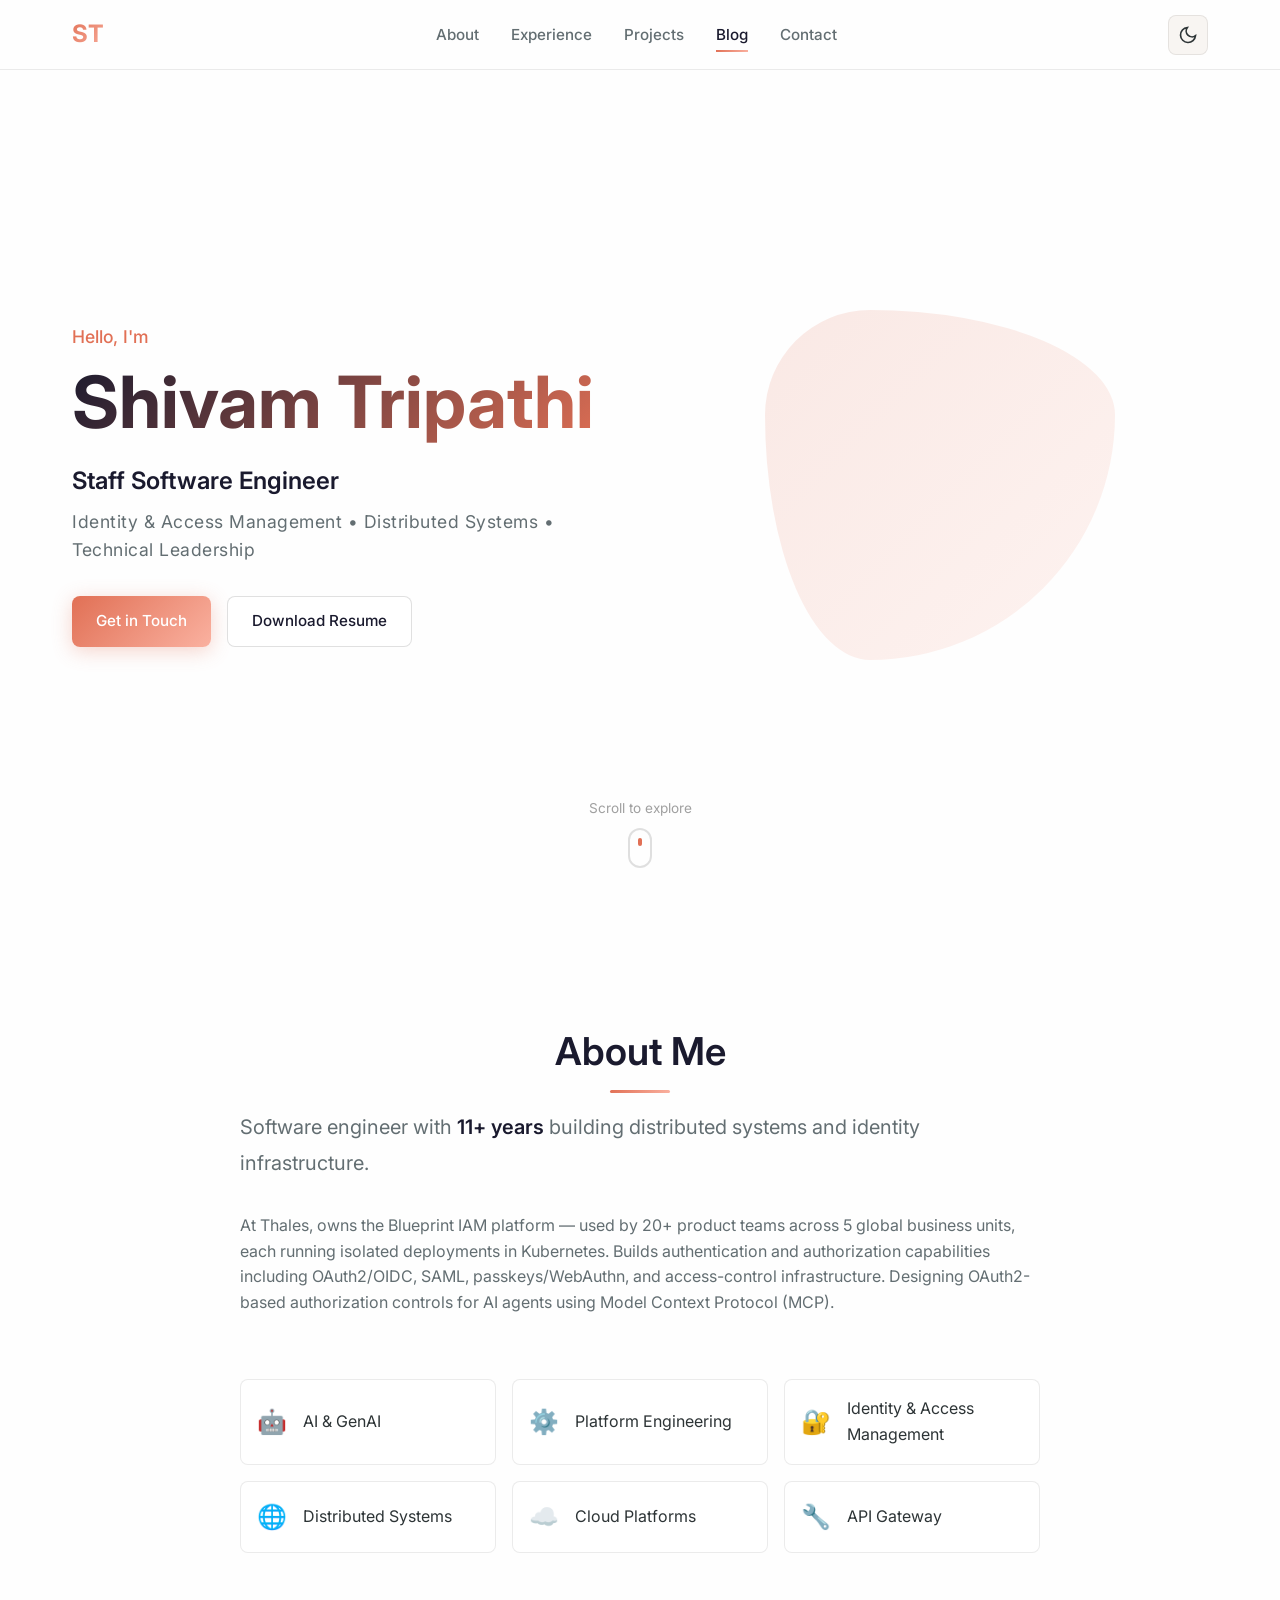
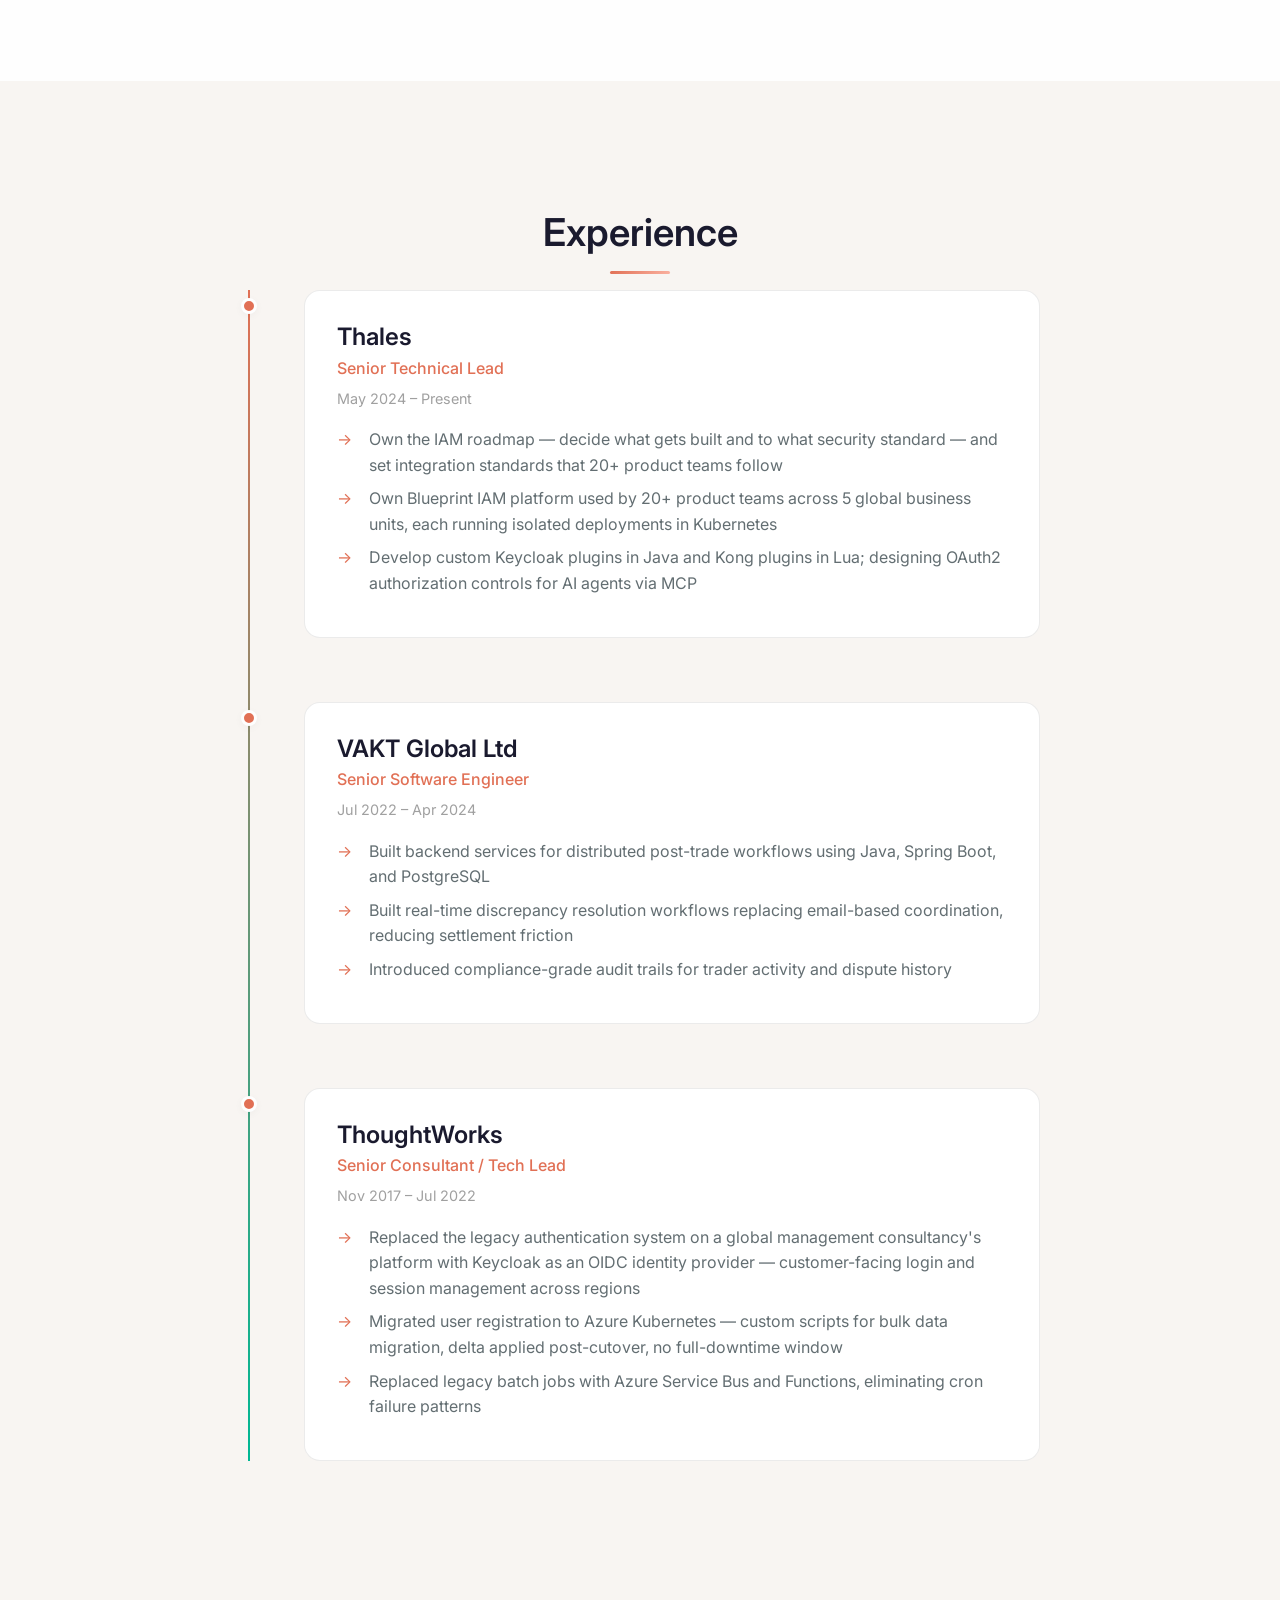
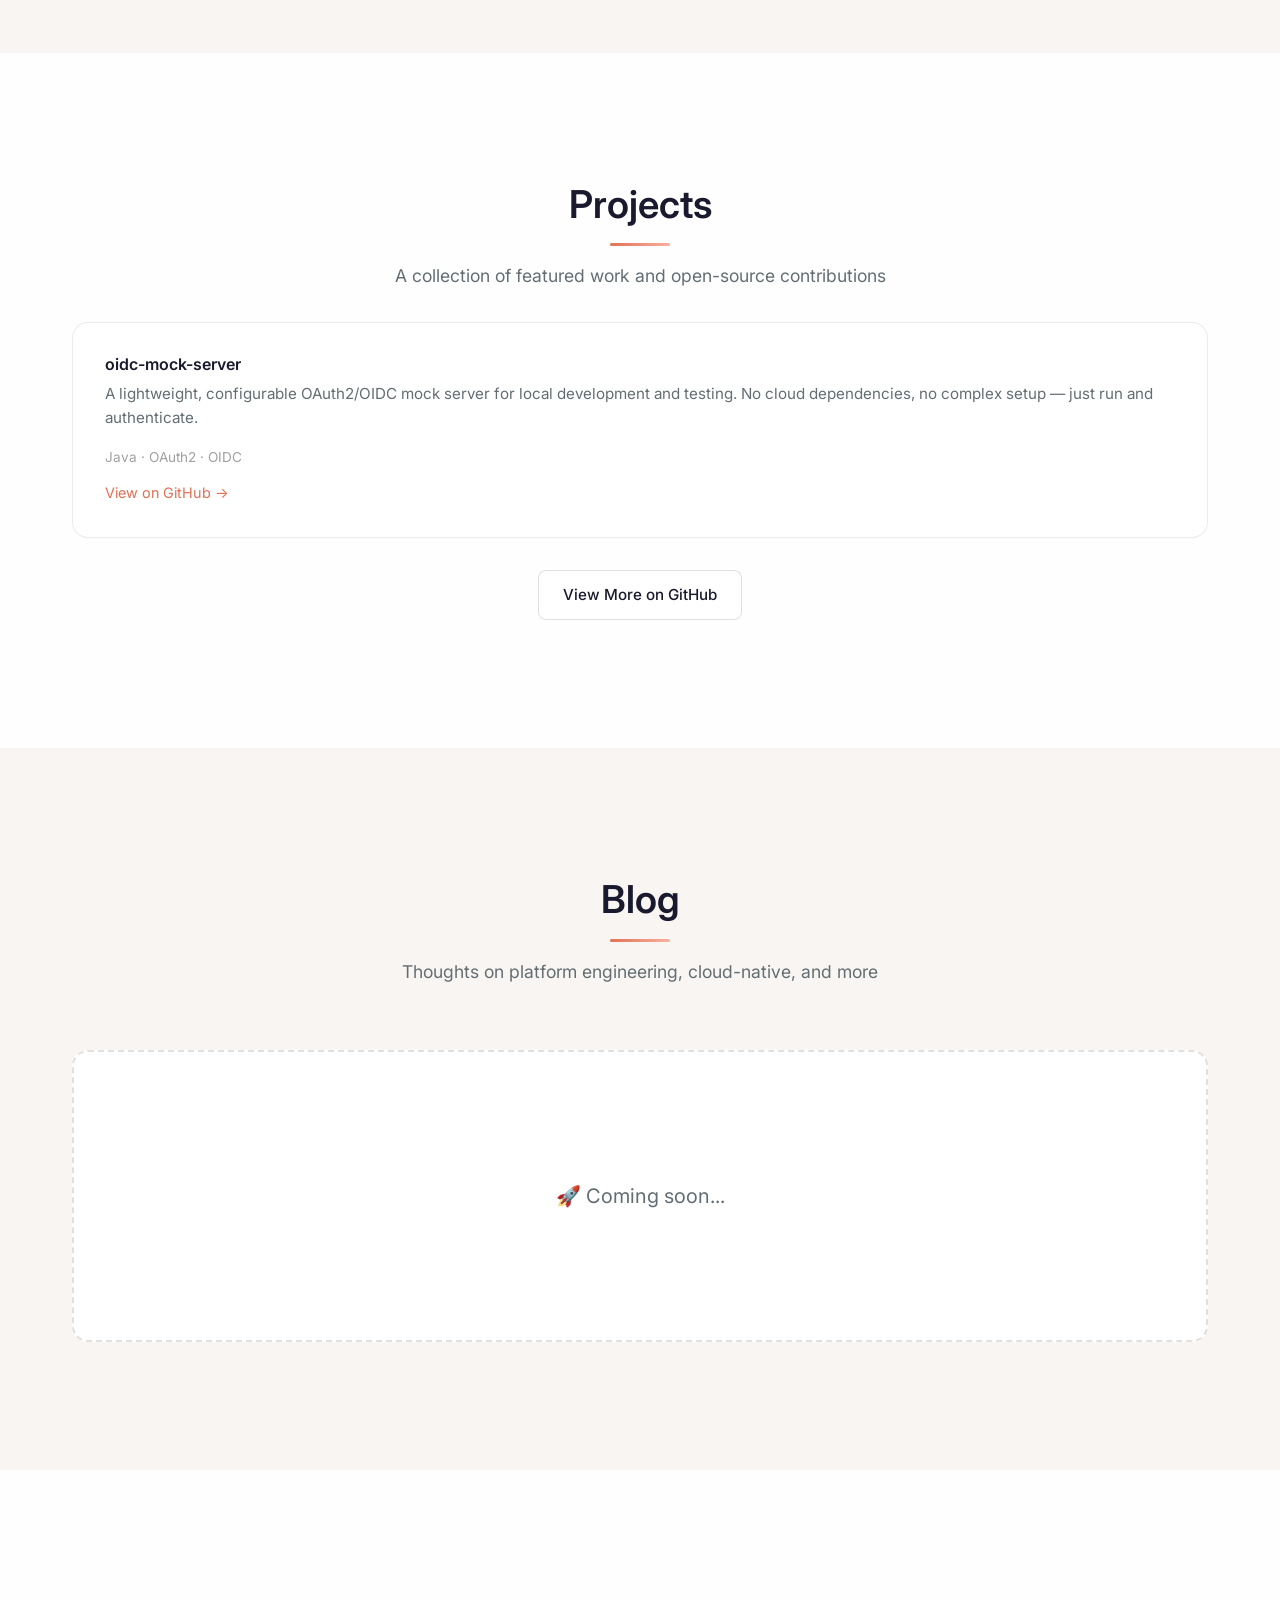
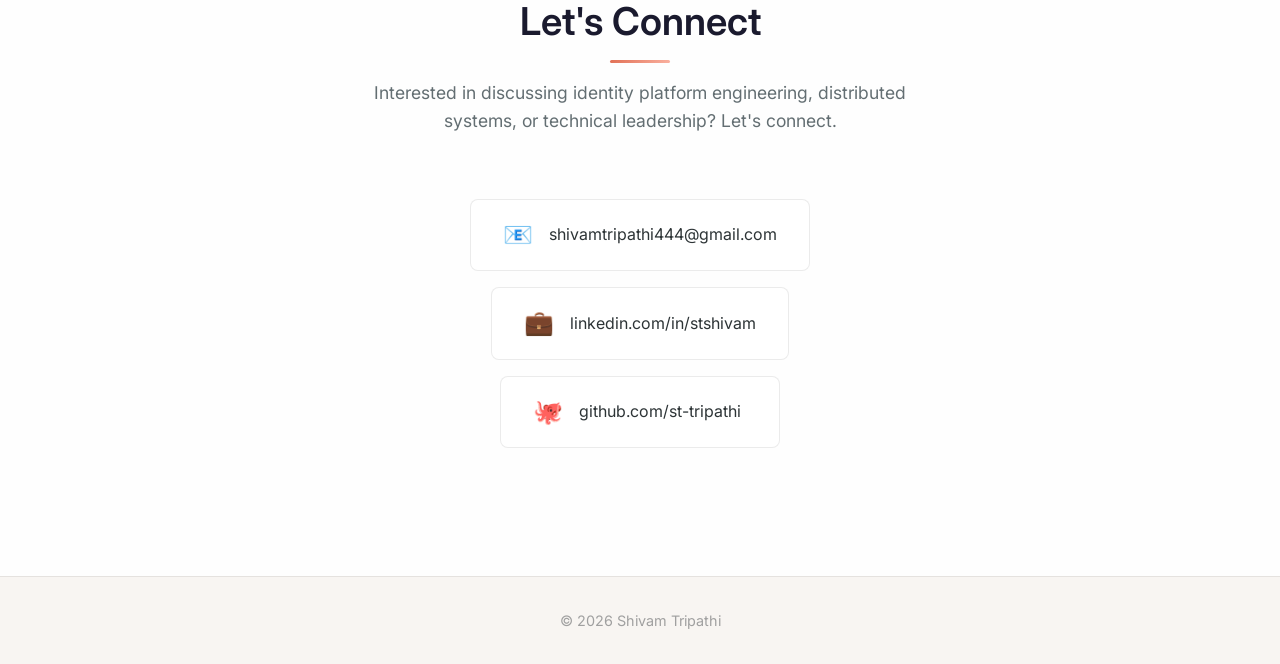
<file: docs/index.html>
<!DOCTYPE html>
<html lang="en">

<head>
    <meta charset="UTF-8">
    <meta name="viewport" content="width=device-width, initial-scale=1.0">
    <meta name="description"
        content="Shivam Tripathi - Staff Software Engineer specializing in Kubernetes, IAM, and Distributed Systems">
    <meta name="keywords" content="Staff Software Engineer, Kubernetes, IAM, Distributed Systems, DevOps, Cloud Native">
    <meta name="author" content="Shivam Tripathi">

    <title>Shivam Tripathi | Staff Software Engineer</title>

    <!-- Fonts -->
    <link rel="preconnect" href="https://fonts.googleapis.com">
    <link rel="preconnect" href="https://fonts.gstatic.com" crossorigin>
    <link
        href="https://fonts.googleapis.com/css2?family=Inter:wght@300;400;500;600;700&family=JetBrains+Mono:wght@400;500&display=swap"
        rel="stylesheet">

    <!-- Styles -->
    <link rel="stylesheet" href="css/base.css">
    <link rel="stylesheet" href="css/themes.css">
    <link rel="stylesheet" href="css/layout.css">
    <link rel="stylesheet" href="css/components.css">
</head>

<body>
    <!-- Navigation -->
    <nav class="navbar" id="navbar">
        <div class="nav-container">
            <a href="#" class="nav-logo">ST</a>
            <ul class="nav-menu" id="nav-menu">
                <li><a href="#about" class="nav-link">About</a></li>
                <li><a href="#experience" class="nav-link">Experience</a></li>
                <li><a href="#projects" class="nav-link">Projects</a></li>
                <li><a href="#blog" class="nav-link">Blog</a></li>
                <li><a href="#contact" class="nav-link">Contact</a></li>
            </ul>
            <div class="nav-actions">
                <button class="theme-toggle" id="theme-toggle" aria-label="Toggle theme">
                    <svg class="icon-sun" viewBox="0 0 24 24" fill="none" stroke="currentColor" stroke-width="2">
                        <circle cx="12" cy="12" r="5" />
                        <path
                            d="M12 1v2M12 21v2M4.22 4.22l1.42 1.42M18.36 18.36l1.42 1.42M1 12h2M21 12h2M4.22 19.78l1.42-1.42M18.36 5.64l1.42-1.42" />
                    </svg>
                    <svg class="icon-moon" viewBox="0 0 24 24" fill="none" stroke="currentColor" stroke-width="2">
                        <path d="M21 12.79A9 9 0 1 1 11.21 3 7 7 0 0 0 21 12.79z" />
                    </svg>
                </button>
                <button class="nav-toggle" id="nav-toggle" aria-label="Toggle menu">
                    <span></span>
                    <span></span>
                    <span></span>
                </button>
            </div>
        </div>
    </nav>

    <!-- Hero Section -->
    <header class="hero" id="hero">
        <div class="hero-container">
            <div class="hero-content">
                <p class="hero-greeting">Hello, I'm</p>
                <h1 class="hero-title">Shivam Tripathi</h1>
                <p class="hero-tagline">Staff Software Engineer</p>
                <p class="hero-subtitle">Kubernetes • IAM • Distributed Systems</p>
                <div class="hero-cta">
                    <a href="#contact" class="btn btn-primary">Get in Touch</a>
                    <a href="assets/resume.pdf" class="btn btn-secondary" download>Download Resume</a>
                </div>
            </div>
            <div class="hero-visual">
                <div class="hero-graphic"></div>
            </div>
        </div>
        <div class="hero-scroll">
            <span>Scroll to explore</span>
            <div class="scroll-indicator"></div>
        </div>
    </header>

    <!-- About Section -->
    <section class="section" id="about">
        <div class="container">
            <h2 class="section-title">About Me</h2>
            <div class="about-content">
                <div class="about-text">
                    <div class="about-bio">
                        <!-- Content loaded from config.json -->
                    </div>
                    <div class="skills-grid">
                        <div class="skill-item"
                            data-tooltip="Building internal platforms that enable developers to self-serve infrastructure and accelerate delivery."
                            data-tools="Kubernetes, Docker, Helm, GitOps">
                            <span class="skill-icon">⚙️</span>
                            <span>Platform Engineering</span>
                        </div>
                        <div class="skill-item"
                            data-tooltip="Container orchestration for deploying, scaling, and managing containerized applications at enterprise scale."
                            data-tools="Kubernetes, Docker, Helm">
                            <span class="skill-icon">☸️</span>
                            <span>Container Orchestration</span>
                        </div>
                        <div class="skill-item"
                            data-tooltip="Identity and Access Management - ensuring the right users have the right access to the right resources at the right time."
                            data-tools="Keycloak, OAuth2/OIDC, HashiCorp Vault">
                            <span class="skill-icon">🔐</span>
                            <span>Identity & Access Management</span>
                        </div>
                        <div class="skill-item"
                            data-tooltip="Designing systems that operate across multiple machines, handling failures gracefully and scaling horizontally."
                            data-tools="Event-Driven Architecture, DDD, Microservices">
                            <span class="skill-icon">🌐</span>
                            <span>Distributed Systems</span>
                        </div>
                        <div class="skill-item"
                            data-tooltip="Building and deploying applications on cloud platforms with managed services for compute, storage, and messaging."
                            data-tools="AWS, Azure (Functions, Service Bus)">
                            <span class="skill-icon">☁️</span>
                            <span>Cloud Platforms</span>
                        </div>
                        <div class="skill-item"
                            data-tooltip="API Gateway for traffic management, rate limiting, and security at the edge of your services."
                            data-tools="Kong Gateway">
                            <span class="skill-icon">🔧</span>
                            <span>API Gateway</span>
                        </div>
                    </div>
                </div>
            </div>
        </div>
    </section>

    <!-- Experience Section -->
    <section class="section section-alt" id="experience">
        <div class="container">
            <h2 class="section-title">Experience</h2>
            <div class="timeline">
                <div class="timeline-item">
                    <div class="timeline-marker"></div>
                    <div class="timeline-content">
                        <div class="timeline-header">
                            <h3>Thales</h3>
                            <span class="timeline-role">Senior Technical Lead</span>
                            <span class="timeline-date">May 2024 – Present</span>
                        </div>
                        <ul class="timeline-details">
                            <li>Architect inner-source platform serving 8+ product teams, reducing infrastructure
                                onboarding from weeks to hours</li>
                            <li>Design security-hardened container base images adopted across business lines</li>
                            <li>Own Helm chart ecosystem for Keycloak, Kong Gateway, and HashiCorp Vault</li>
                            <li>Lead platform standardization establishing deployment blueprints</li>
                        </ul>
                    </div>
                </div>
                <div class="timeline-item">
                    <div class="timeline-marker"></div>
                    <div class="timeline-content">
                        <div class="timeline-header">
                            <h3>VAKT Global Ltd</h3>
                            <span class="timeline-role">Senior Software Engineer</span>
                            <span class="timeline-date">Jul 2022 – Apr 2024</span>
                        </div>
                        <ul class="timeline-details">
                            <li>Redesigned trade contract matching engine, accelerating settlement cycles from T+5 to
                                T+2</li>
                            <li>Architected real-time discrepancy resolution replacing email-based workflows</li>
                            <li>Led event-driven architecture migration, deprecating legacy batch jobs</li>
                        </ul>
                    </div>
                </div>
                <div class="timeline-item">
                    <div class="timeline-marker"></div>
                    <div class="timeline-content">
                        <div class="timeline-header">
                            <h3>ThoughtWorks</h3>
                            <span class="timeline-role">Senior Consultant / Tech Lead</span>
                            <span class="timeline-date">Nov 2017 – Jul 2022</span>
                        </div>
                        <ul class="timeline-details">
                            <li>Architected Kubernetes migration for Big Three consultancy (5M+ monthly visitors),
                                achieving 99.99% uptime</li>
                            <li>Designed enterprise OAuth2/OIDC authentication using Keycloak with 99.9% availability
                            </li>
                            <li>Led event-driven architecture adoption using Azure Service Bus and Functions</li>
                            <li>Mentored 10+ engineers across client engagements</li>
                        </ul>
                    </div>
                </div>
            </div>
        </div>
    </section>

    <!-- Projects Section (Future Scope) -->
    <section class="section" id="projects">
        <div class="container">
            <h2 class="section-title">Projects</h2>
            <div class="section-subtitle"
                style="text-align: center; margin-bottom: 2rem; color: var(--text-secondary);">
                A collection of featured work and open-source contributions
            </div>
            <div id="projects-list" class="github-repos-grid">
                <!-- Dynamically loaded from config.json -->
            </div>
            <div class="projects-cta" style="text-align: center; margin-top: 2rem;">
                <a href="https://github.com/st-tripathi" target="_blank" rel="noopener" class="btn btn-secondary">
                    View More on GitHub
                </a>
            </div>
        </div>
    </section>


    <!-- Blog Section (Placeholder for Phase 2) -->
    <section class="section section-alt" id="blog">
        <div class="container">
            <h2 class="section-title">Blog</h2>
            <p class="section-subtitle">Thoughts on platform engineering, cloud-native, and more</p>
            <div class="blog-coming-soon">
                <p>🚀 Coming soon...</p>
            </div>
        </div>
    </section>

    <!-- Contact Section -->
    <section class="section" id="contact">
        <div class="container">
            <h2 class="section-title">Let's Connect</h2>
            <div class="contact-content">
                <p class="contact-intro">
                    Interested in discussing platform engineering, cloud-native architecture,
                    or potential collaborations? I'd love to hear from you.
                </p>
                <div class="contact-links">
                    <a href="mailto:shivamtripathi444@gmail.com" class="contact-link">
                        <span class="contact-icon">📧</span>
                        <span>shivamtripathi444@gmail.com</span>
                    </a>
                    <a href="https://linkedin.com/in/stshivam" target="_blank" rel="noopener" class="contact-link">
                        <span class="contact-icon">💼</span>
                        <span>LinkedIn</span>
                    </a>
                    <a href="https://github.com/st-tripathi" target="_blank" rel="noopener" class="contact-link">
                        <span class="contact-icon">🐙</span>
                        <span>GitHub</span>
                    </a>
                </div>
            </div>
        </div>
    </section>

    <!-- Footer -->
    <footer class="footer">
        <div class="container">
            <p>© 2026 Shivam Tripathi. Built with ❤️ and vanilla web technologies.</p>
        </div>
    </footer>

    <!-- Scripts -->
    <script src="js/utils.js"></script>
    <script src="js/theme.js"></script>
    <script src="js/navigation.js"></script>
    <script src="js/main.js"></script>
    <script src="js/skills.js"></script>
    <script src="js/config-loader.js"></script>
    <script src="js/github.js"></script>
</body>

</html>
</file>
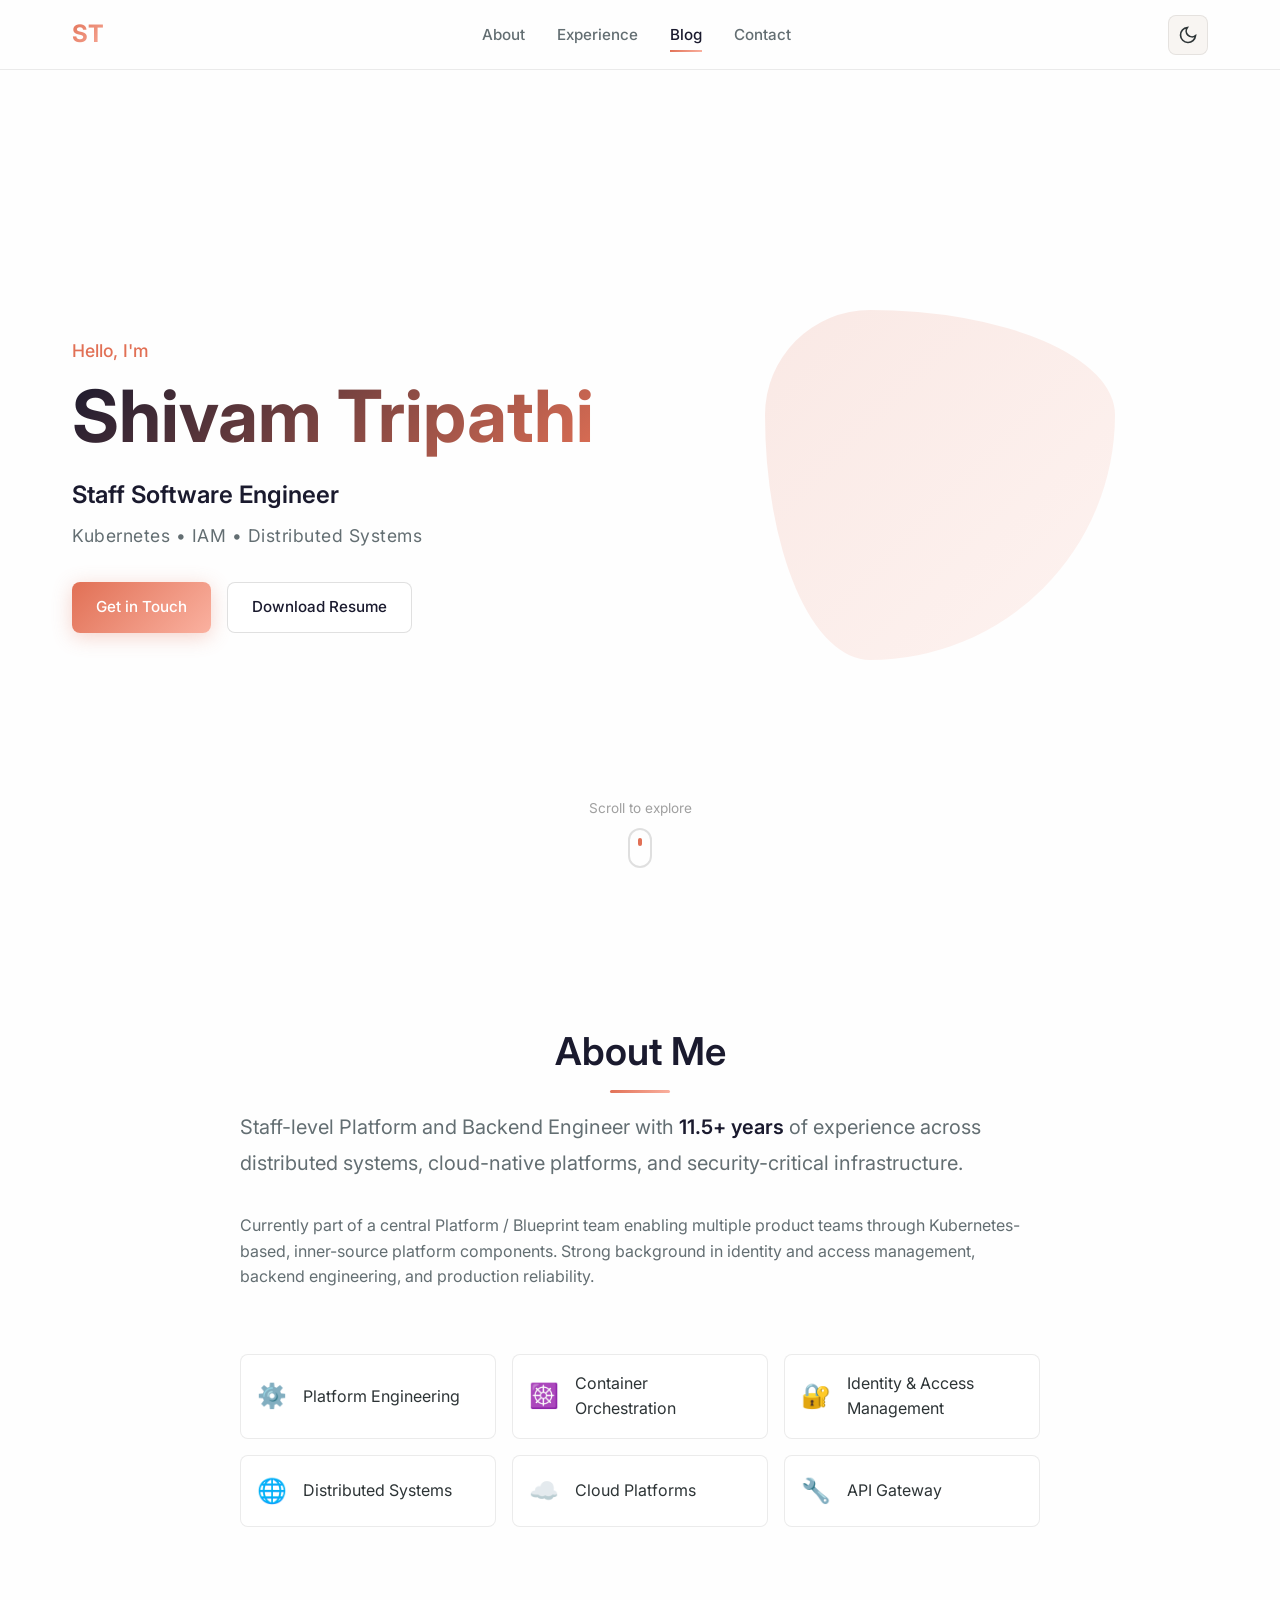
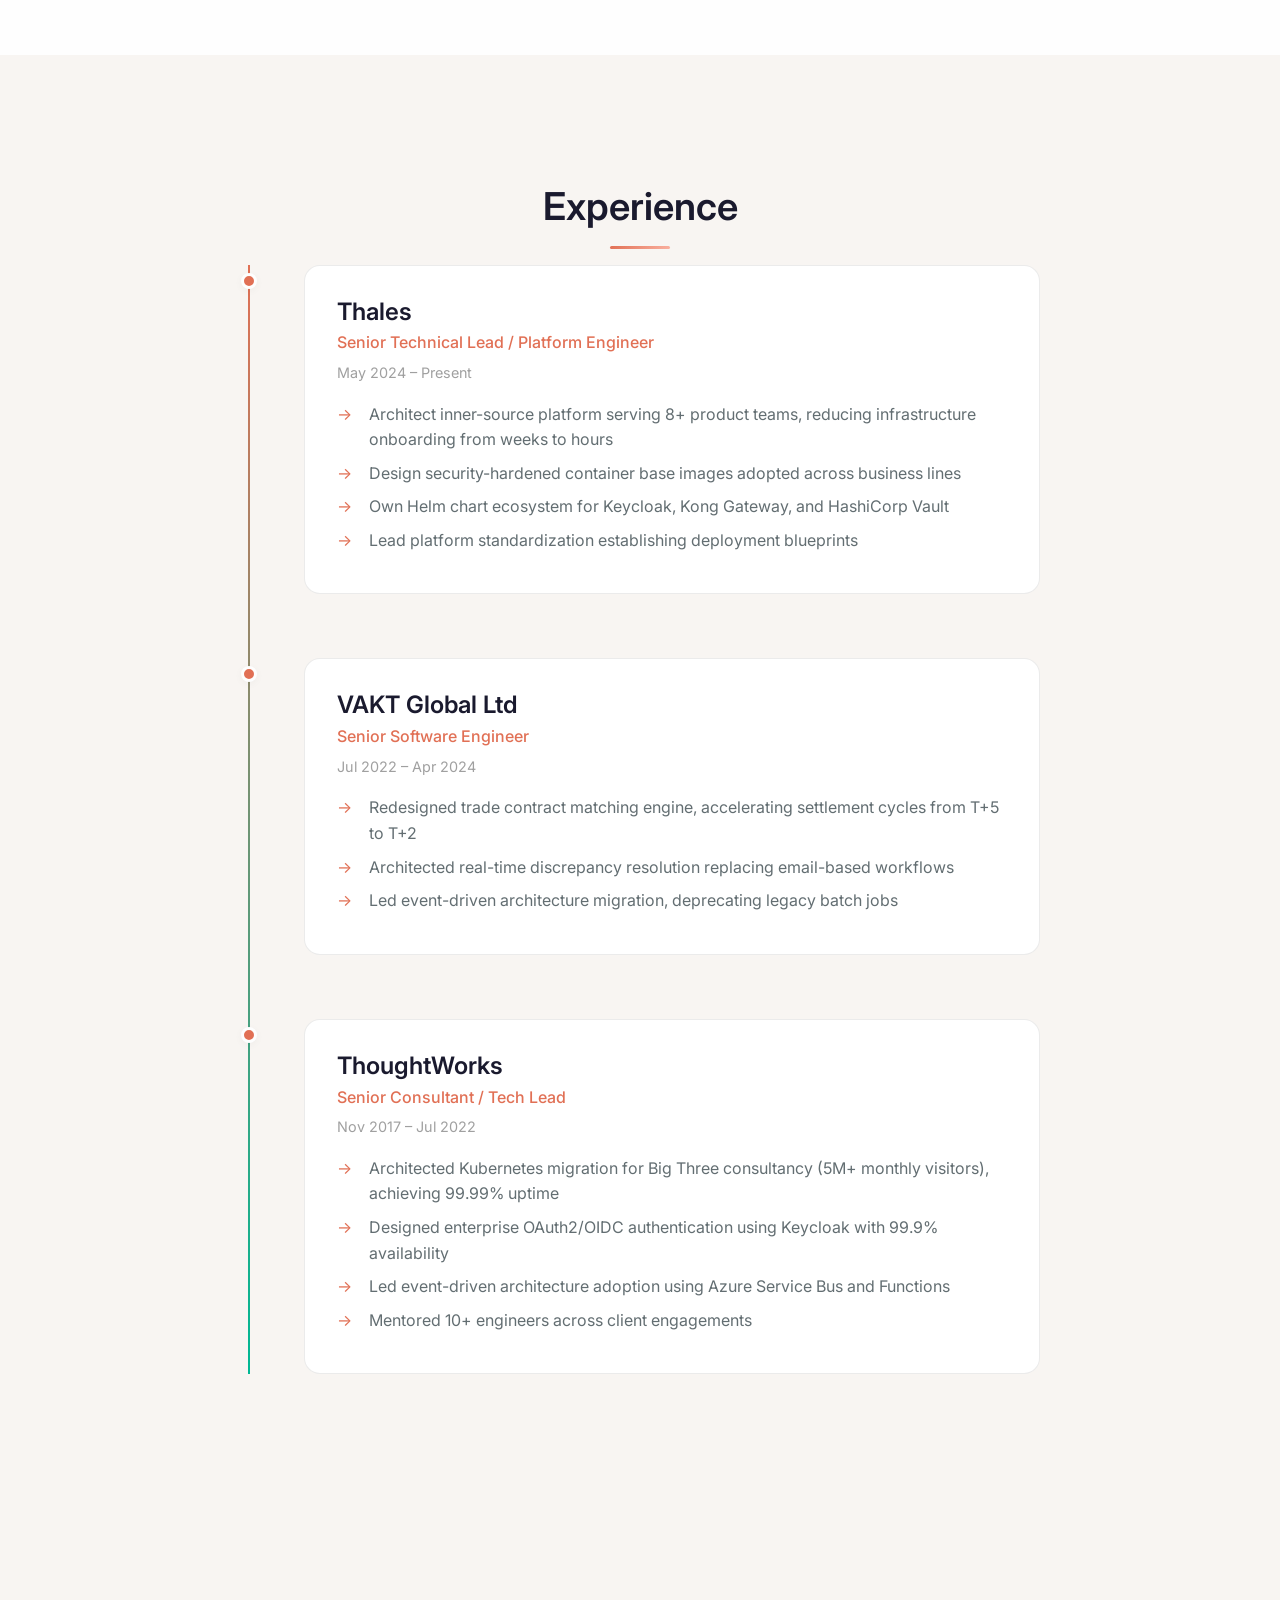
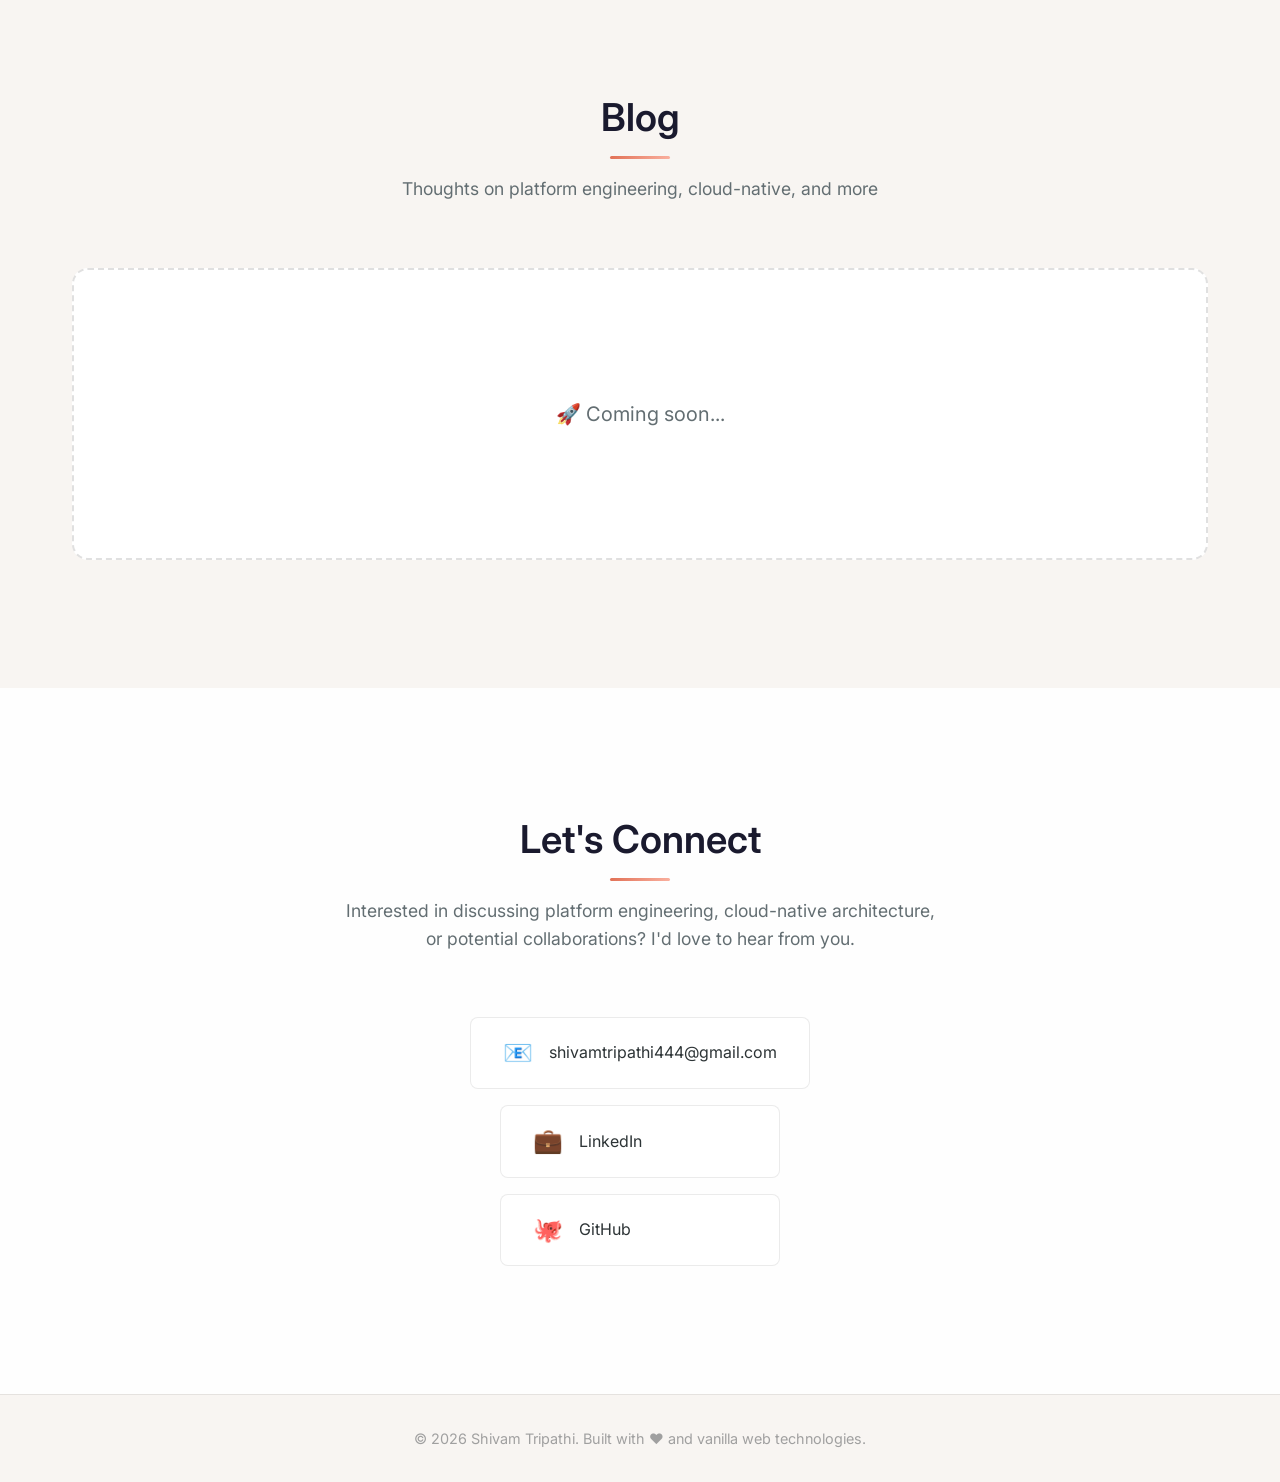
<file: src/index.html>
<!DOCTYPE html>
<html lang="en">

<head>
    <meta charset="UTF-8">
    <meta name="viewport" content="width=device-width, initial-scale=1.0">
    <meta name="description"
        content="Shivam Tripathi - Staff Platform Engineer specializing in Kubernetes, IAM, and Distributed Systems">
    <meta name="keywords" content="Platform Engineer, Kubernetes, IAM, Distributed Systems, DevOps, Cloud Native">
    <meta name="author" content="Shivam Tripathi">

    <title>Shivam Tripathi | Platform Engineer</title>

    <!-- Fonts -->
    <link rel="preconnect" href="https://fonts.googleapis.com">
    <link rel="preconnect" href="https://fonts.gstatic.com" crossorigin>
    <link
        href="https://fonts.googleapis.com/css2?family=Inter:wght@300;400;500;600;700&family=JetBrains+Mono:wght@400;500&display=swap"
        rel="stylesheet">

    <!-- Styles -->
    <link rel="stylesheet" href="css/base.css">
    <link rel="stylesheet" href="css/themes.css">
    <link rel="stylesheet" href="css/layout.css">
    <link rel="stylesheet" href="css/components.css">
</head>

<body>
    <!-- Navigation -->
    <nav class="navbar" id="navbar">
        <div class="nav-container">
            <a href="#" class="nav-logo">ST</a>
            <ul class="nav-menu" id="nav-menu">
                <li><a href="#about" class="nav-link">About</a></li>
                <li><a href="#experience" class="nav-link">Experience</a></li>
                <li><a href="#blog" class="nav-link">Blog</a></li>
                <li><a href="#contact" class="nav-link">Contact</a></li>
            </ul>
            <div class="nav-actions">
                <button class="theme-toggle" id="theme-toggle" aria-label="Toggle theme">
                    <svg class="icon-sun" viewBox="0 0 24 24" fill="none" stroke="currentColor" stroke-width="2">
                        <circle cx="12" cy="12" r="5" />
                        <path
                            d="M12 1v2M12 21v2M4.22 4.22l1.42 1.42M18.36 18.36l1.42 1.42M1 12h2M21 12h2M4.22 19.78l1.42-1.42M18.36 5.64l1.42-1.42" />
                    </svg>
                    <svg class="icon-moon" viewBox="0 0 24 24" fill="none" stroke="currentColor" stroke-width="2">
                        <path d="M21 12.79A9 9 0 1 1 11.21 3 7 7 0 0 0 21 12.79z" />
                    </svg>
                </button>
                <button class="nav-toggle" id="nav-toggle" aria-label="Toggle menu">
                    <span></span>
                    <span></span>
                    <span></span>
                </button>
            </div>
        </div>
    </nav>

    <!-- Hero Section -->
    <header class="hero" id="hero">
        <div class="hero-container">
            <div class="hero-content">
                <p class="hero-greeting">Hello, I'm</p>
                <h1 class="hero-title">Shivam Tripathi</h1>
                <p class="hero-tagline">Staff Software Engineer</p>
                <p class="hero-subtitle">Kubernetes • IAM • Distributed Systems</p>
                <div class="hero-cta">
                    <a href="#contact" class="btn btn-primary">Get in Touch</a>
                    <a href="assets/resume.pdf" class="btn btn-secondary" download>Download Resume</a>
                </div>
            </div>
            <div class="hero-visual">
                <div class="hero-graphic"></div>
            </div>
        </div>
        <div class="hero-scroll">
            <span>Scroll to explore</span>
            <div class="scroll-indicator"></div>
        </div>
    </header>

    <!-- About Section -->
    <section class="section" id="about">
        <div class="container">
            <h2 class="section-title">About Me</h2>
            <div class="about-content">
                <div class="about-text">
                    <p class="about-intro">
                        Staff-level Platform and Backend Engineer with <strong>11.5+ years</strong> of experience
                        across distributed systems, cloud-native platforms, and security-critical infrastructure.
                    </p>
                    <p>
                        Currently part of a central Platform / Blueprint team enabling multiple product teams
                        through Kubernetes-based, inner-source platform components. Strong background in identity
                        and access management, backend engineering, and production reliability.
                    </p>
                    <div class="skills-grid">
                        <div class="skill-item"
                            data-tooltip="Building internal platforms that enable developers to self-serve infrastructure and accelerate delivery."
                            data-tools="Kubernetes, Docker, Helm, GitOps">
                            <span class="skill-icon">⚙️</span>
                            <span>Platform Engineering</span>
                        </div>
                        <div class="skill-item"
                            data-tooltip="Container orchestration for deploying, scaling, and managing containerized applications at enterprise scale."
                            data-tools="Kubernetes, Docker, Helm">
                            <span class="skill-icon">☸️</span>
                            <span>Container Orchestration</span>
                        </div>
                        <div class="skill-item"
                            data-tooltip="Identity and Access Management - ensuring the right users have the right access to the right resources at the right time."
                            data-tools="Keycloak, OAuth2/OIDC, HashiCorp Vault">
                            <span class="skill-icon">🔐</span>
                            <span>Identity & Access Management</span>
                        </div>
                        <div class="skill-item"
                            data-tooltip="Designing systems that operate across multiple machines, handling failures gracefully and scaling horizontally."
                            data-tools="Event-Driven Architecture, DDD, Microservices">
                            <span class="skill-icon">🌐</span>
                            <span>Distributed Systems</span>
                        </div>
                        <div class="skill-item"
                            data-tooltip="Building and deploying applications on cloud platforms with managed services for compute, storage, and messaging."
                            data-tools="AWS, Azure (Functions, Service Bus)">
                            <span class="skill-icon">☁️</span>
                            <span>Cloud Platforms</span>
                        </div>
                        <div class="skill-item"
                            data-tooltip="API Gateway for traffic management, rate limiting, and security at the edge of your services."
                            data-tools="Kong Gateway">
                            <span class="skill-icon">🔧</span>
                            <span>API Gateway</span>
                        </div>
                    </div>
                </div>
            </div>
        </div>
    </section>

    <!-- Experience Section -->
    <section class="section section-alt" id="experience">
        <div class="container">
            <h2 class="section-title">Experience</h2>
            <div class="timeline">
                <div class="timeline-item">
                    <div class="timeline-marker"></div>
                    <div class="timeline-content">
                        <div class="timeline-header">
                            <h3>Thales</h3>
                            <span class="timeline-role">Senior Technical Lead / Platform Engineer</span>
                            <span class="timeline-date">May 2024 – Present</span>
                        </div>
                        <ul class="timeline-details">
                            <li>Architect inner-source platform serving 8+ product teams, reducing infrastructure
                                onboarding from weeks to hours</li>
                            <li>Design security-hardened container base images adopted across business lines</li>
                            <li>Own Helm chart ecosystem for Keycloak, Kong Gateway, and HashiCorp Vault</li>
                            <li>Lead platform standardization establishing deployment blueprints</li>
                        </ul>
                    </div>
                </div>
                <div class="timeline-item">
                    <div class="timeline-marker"></div>
                    <div class="timeline-content">
                        <div class="timeline-header">
                            <h3>VAKT Global Ltd</h3>
                            <span class="timeline-role">Senior Software Engineer</span>
                            <span class="timeline-date">Jul 2022 – Apr 2024</span>
                        </div>
                        <ul class="timeline-details">
                            <li>Redesigned trade contract matching engine, accelerating settlement cycles from T+5 to
                                T+2</li>
                            <li>Architected real-time discrepancy resolution replacing email-based workflows</li>
                            <li>Led event-driven architecture migration, deprecating legacy batch jobs</li>
                        </ul>
                    </div>
                </div>
                <div class="timeline-item">
                    <div class="timeline-marker"></div>
                    <div class="timeline-content">
                        <div class="timeline-header">
                            <h3>ThoughtWorks</h3>
                            <span class="timeline-role">Senior Consultant / Tech Lead</span>
                            <span class="timeline-date">Nov 2017 – Jul 2022</span>
                        </div>
                        <ul class="timeline-details">
                            <li>Architected Kubernetes migration for Big Three consultancy (5M+ monthly visitors),
                                achieving 99.99% uptime</li>
                            <li>Designed enterprise OAuth2/OIDC authentication using Keycloak with 99.9% availability
                            </li>
                            <li>Led event-driven architecture adoption using Azure Service Bus and Functions</li>
                            <li>Mentored 10+ engineers across client engagements</li>
                        </ul>
                    </div>
                </div>
            </div>
        </div>
    </section>


    <!-- Blog Section (Placeholder for Phase 2) -->
    <section class="section section-alt" id="blog">
        <div class="container">
            <h2 class="section-title">Blog</h2>
            <p class="section-subtitle">Thoughts on platform engineering, cloud-native, and more</p>
            <div class="blog-coming-soon">
                <p>🚀 Coming soon...</p>
            </div>
        </div>
    </section>

    <!-- Contact Section -->
    <section class="section" id="contact">
        <div class="container">
            <h2 class="section-title">Let's Connect</h2>
            <div class="contact-content">
                <p class="contact-intro">
                    Interested in discussing platform engineering, cloud-native architecture,
                    or potential collaborations? I'd love to hear from you.
                </p>
                <div class="contact-links">
                    <a href="mailto:shivamtripathi444@gmail.com" class="contact-link">
                        <span class="contact-icon">📧</span>
                        <span>shivamtripathi444@gmail.com</span>
                    </a>
                    <a href="https://linkedin.com/in/stshivam" target="_blank" rel="noopener" class="contact-link">
                        <span class="contact-icon">💼</span>
                        <span>LinkedIn</span>
                    </a>
                    <a href="https://github.com/st-tripathi" target="_blank" rel="noopener" class="contact-link">
                        <span class="contact-icon">🐙</span>
                        <span>GitHub</span>
                    </a>
                </div>
            </div>
        </div>
    </section>

    <!-- Footer -->
    <footer class="footer">
        <div class="container">
            <p>© 2026 Shivam Tripathi. Built with ❤️ and vanilla web technologies.</p>
        </div>
    </footer>

    <!-- Scripts -->
    <script src="js/theme.js"></script>
    <script src="js/navigation.js"></script>
    <script src="js/github.js"></script>
    <script src="js/main.js"></script>
    <script src="js/skills.js"></script>
</body>

</html>
</file>
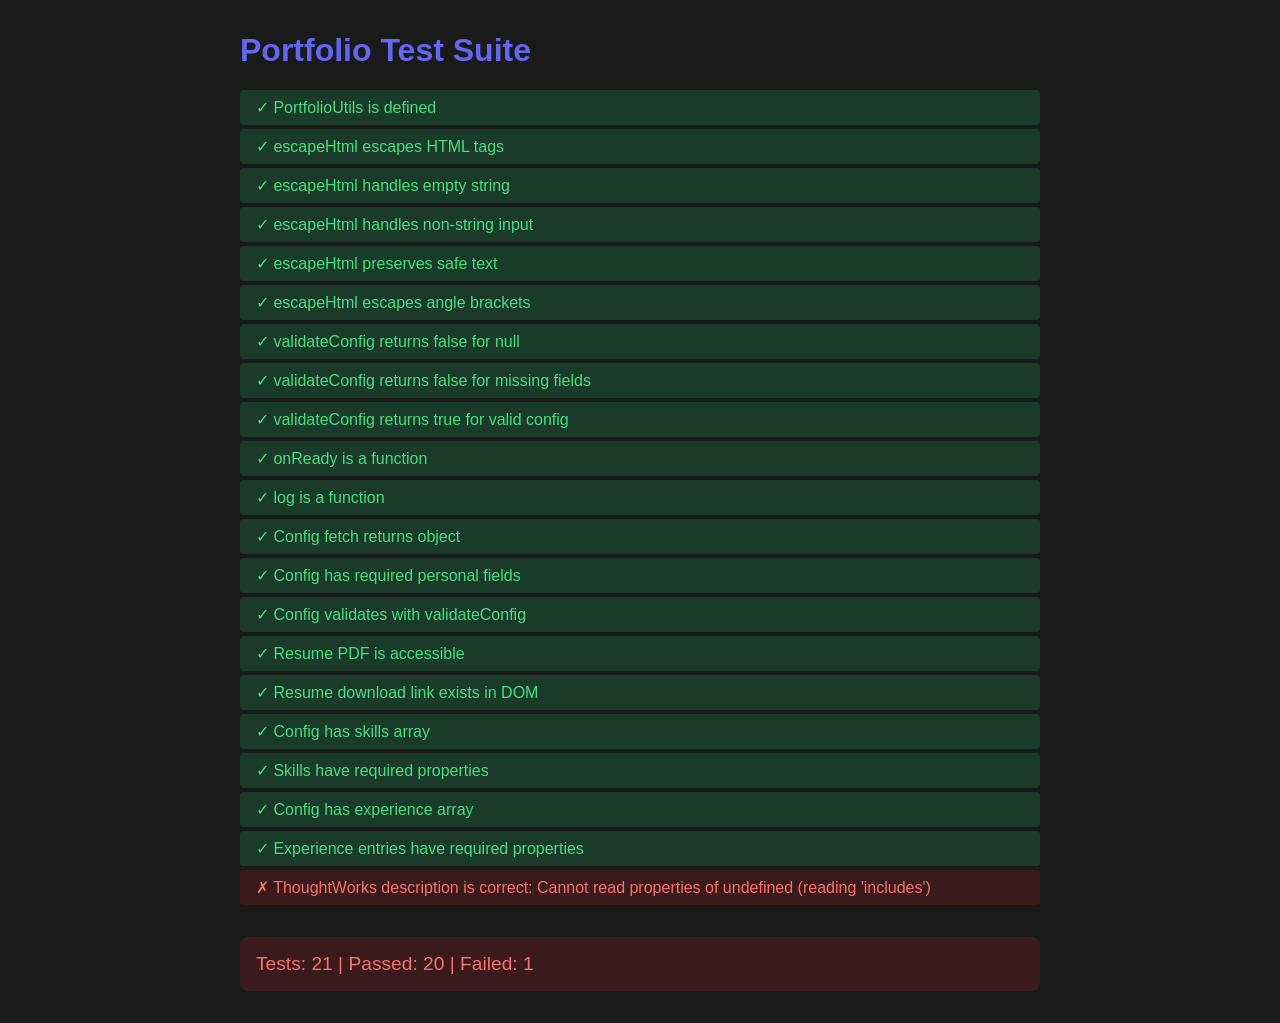
<file: docs/tests/index.html>
<!DOCTYPE html>
<html lang="en">

<head>
    <meta charset="UTF-8">
    <meta name="viewport" content="width=device-width, initial-scale=1.0">
    <title>Portfolio Tests</title>
    <style>
        body {
            font-family: -apple-system, BlinkMacSystemFont, 'Segoe UI', Roboto, sans-serif;
            max-width: 800px;
            margin: 2rem auto;
            padding: 0 1rem;
            background: #1a1a1a;
            color: #e0e0e0;
        }

        h1 {
            color: #6366f1;
        }

        .test-suite {
            margin: 1.5rem 0;
        }

        .test-suite h2 {
            font-size: 1.2rem;
            border-bottom: 1px solid #333;
            padding-bottom: 0.5rem;
        }

        .test {
            padding: 0.5rem 1rem;
            margin: 0.25rem 0;
            border-radius: 4px;
        }

        .test.pass {
            background: #1a3a2a;
            color: #4ade80;
        }

        .test.fail {
            background: #3a1a1a;
            color: #f87171;
        }

        .summary {
            margin-top: 2rem;
            padding: 1rem;
            border-radius: 8px;
            font-size: 1.2rem;
        }

        .summary.all-pass {
            background: #1a3a2a;
            color: #4ade80;
        }

        .summary.has-fail {
            background: #3a1a1a;
            color: #f87171;
        }
    </style>
</head>

<body>
    <h1>Portfolio Test Suite</h1>
    <div id="results"></div>

    <!-- Load utilities for testing - note the correct path -->
    <script src="../js/utils.js"></script>

    <script>
        /**
         * Simple Test Runner
         */
        const tests = [];
        let passed = 0;
        let failed = 0;

        function test(name, fn) {
            tests.push({ name, fn });
        }

        function assertEqual(actual, expected, message = '') {
            if (actual !== expected) {
                throw new Error(`${message} Expected: ${expected}, Got: ${actual}`);
            }
        }

        function assertTrue(condition, message = '') {
            if (!condition) {
                throw new Error(message || 'Expected condition to be true');
            }
        }

        function assertFalse(condition, message = '') {
            if (condition) {
                throw new Error(message || 'Expected condition to be false');
            }
        }

        function assertDefined(value, message = '') {
            if (value === undefined || value === null) {
                throw new Error(message || 'Expected value to be defined');
            }
        }

        async function runTests() {
            const results = document.getElementById('results');

            for (const { name, fn } of tests) {
                try {
                    await fn();
                    passed++;
                    results.innerHTML += `<div class="test pass">✓ ${name}</div>`;
                } catch (error) {
                    failed++;
                    results.innerHTML += `<div class="test fail">✗ ${name}: ${error.message}</div>`;
                }
            }

            const summaryClass = failed === 0 ? 'all-pass' : 'has-fail';
            results.innerHTML += `
                <div class="summary ${summaryClass}">
                    Tests: ${passed + failed} | Passed: ${passed} | Failed: ${failed}
                </div>
            `;
        }

        // ============================================
        // Utils Tests
        // ============================================

        test('PortfolioUtils is defined', () => {
            assertDefined(window.PortfolioUtils, 'PortfolioUtils should be defined');
        });

        test('escapeHtml escapes HTML tags', () => {
            // Use string concatenation to avoid breaking the script tag
            const malicious = '<scr' + 'ipt>alert("xss")</' + 'script>';
            const result = window.PortfolioUtils.escapeHtml(malicious);
            assertFalse(result.includes('<scr' + 'ipt>'), 'Should escape script tags');
            assertTrue(result.includes('&lt;'), 'Should contain escaped characters');
        });

        test('escapeHtml handles empty string', () => {
            const result = window.PortfolioUtils.escapeHtml('');
            assertEqual(result, '', 'Empty string should return empty string');
        });

        test('escapeHtml handles non-string input', () => {
            const result = window.PortfolioUtils.escapeHtml(null);
            assertEqual(result, '', 'Null should return empty string');
        });

        test('escapeHtml preserves safe text', () => {
            const result = window.PortfolioUtils.escapeHtml('Hello World');
            assertEqual(result, 'Hello World', 'Safe text should be unchanged');
        });

        test('escapeHtml escapes angle brackets', () => {
            const result = window.PortfolioUtils.escapeHtml('<div>test</div>');
            assertTrue(result.includes('&lt;'), 'Should escape less-than');
            assertTrue(result.includes('&gt;'), 'Should escape greater-than');
        });

        test('validateConfig returns false for null', () => {
            const result = window.PortfolioUtils.validateConfig(null);
            assertEqual(result, false, 'Null config should be invalid');
        });

        test('validateConfig returns false for missing fields', () => {
            const result = window.PortfolioUtils.validateConfig({ personal: {} });
            assertEqual(result, false, 'Config missing required fields should be invalid');
        });

        test('validateConfig returns true for valid config', () => {
            const validConfig = {
                personal: {
                    name: 'Test',
                    title: 'Engineer',
                    email: 'test@example.com',
                    github: 'testuser',
                    linkedin: 'testuser'
                },
                about: { intro: 'Test', focus: 'Test' },
                skills: [],
                experience: []
            };
            const result = window.PortfolioUtils.validateConfig(validConfig);
            assertEqual(result, true, 'Valid config should pass validation');
        });

        test('onReady is a function', () => {
            assertEqual(typeof window.PortfolioUtils.onReady, 'function', 'onReady should be a function');
        });

        test('log is a function', () => {
            assertEqual(typeof window.PortfolioUtils.log, 'function', 'log should be a function');
        });

        // ============================================
        // Config Tests
        // ============================================

        test('Config fetch returns object', async () => {
            const response = await fetch('../config.json');
            assertTrue(response.ok, 'Config should be fetchable');
            const config = await response.json();
            assertDefined(config.personal, 'Config should have personal section');
        });

        test('Config has required personal fields', async () => {
            const response = await fetch('../config.json');
            const config = await response.json();
            assertDefined(config.personal.name, 'Config should have name');
            assertDefined(config.personal.github, 'Config should have github');
            assertDefined(config.personal.email, 'Config should have email');
        });

        test('Config validates with validateConfig', async () => {
            const response = await fetch('../config.json');
            const config = await response.json();
            const result = window.PortfolioUtils.validateConfig(config);
            assertTrue(result, 'Actual config should pass validation');
        });

        // ============================================
        // Asset Tests
        // ============================================

        test('Resume PDF is accessible', async () => {
            const response = await fetch('../assets/resume.pdf', { method: 'HEAD' });
            assertTrue(response.ok, 'Resume PDF should be accessible at assets/resume.pdf');
        });

        test('Resume download link exists in DOM', async () => {
            // Load the main page in an iframe or check via fetch
            const response = await fetch('../index.html');
            const html = await response.text();
            assertTrue(html.includes('assets/resume.pdf'), 'Index should reference resume.pdf');
            assertTrue(html.includes('download'), 'Resume link should have download attribute');
        });

        // ============================================
        // Skills Tests
        // ============================================

        test('Config has skills array', async () => {
            const response = await fetch('../config.json');
            const config = await response.json();
            assertTrue(Array.isArray(config.skills), 'Skills should be an array');
            assertTrue(config.skills.length > 0, 'Skills should not be empty');
        });

        test('Skills have required properties', async () => {
            const response = await fetch('../config.json');
            const config = await response.json();
            const skill = config.skills[0];
            assertDefined(skill.name, 'Skill should have name');
            assertDefined(skill.icon, 'Skill should have icon');
            assertDefined(skill.description, 'Skill should have description');
            assertDefined(skill.tools, 'Skill should have tools');
        });

        // ============================================
        // Experience Tests
        // ============================================

        test('Config has experience array', async () => {
            const response = await fetch('../config.json');
            const config = await response.json();
            assertTrue(Array.isArray(config.experience), 'Experience should be an array');
            assertTrue(config.experience.length >= 3, 'Should have at least 3 experiences');
        });

        test('Experience entries have required properties', async () => {
            const response = await fetch('../config.json');
            const config = await response.json();
            const exp = config.experience[0];
            assertDefined(exp.company, 'Experience should have company');
            assertDefined(exp.role, 'Experience should have role');
            assertDefined(exp.period, 'Experience should have period');
            assertTrue(Array.isArray(exp.highlights), 'Experience should have highlights array');
        });

        test('ThoughtWorks description is correct', async () => {
            const response = await fetch('../config.json');
            const config = await response.json();
            const tw = config.experience.find(e => e.company === 'ThoughtWorks');
            assertDefined(tw, 'ThoughtWorks should be in experience');
            const highlight = tw.highlights.find(h => h.includes('Big Three'));
            assertTrue(highlight.includes('one of the'), 'Should say "one of the Big Three"');
        });

        // Run all tests
        runTests();
    </script>
</body>

</html>
</file>
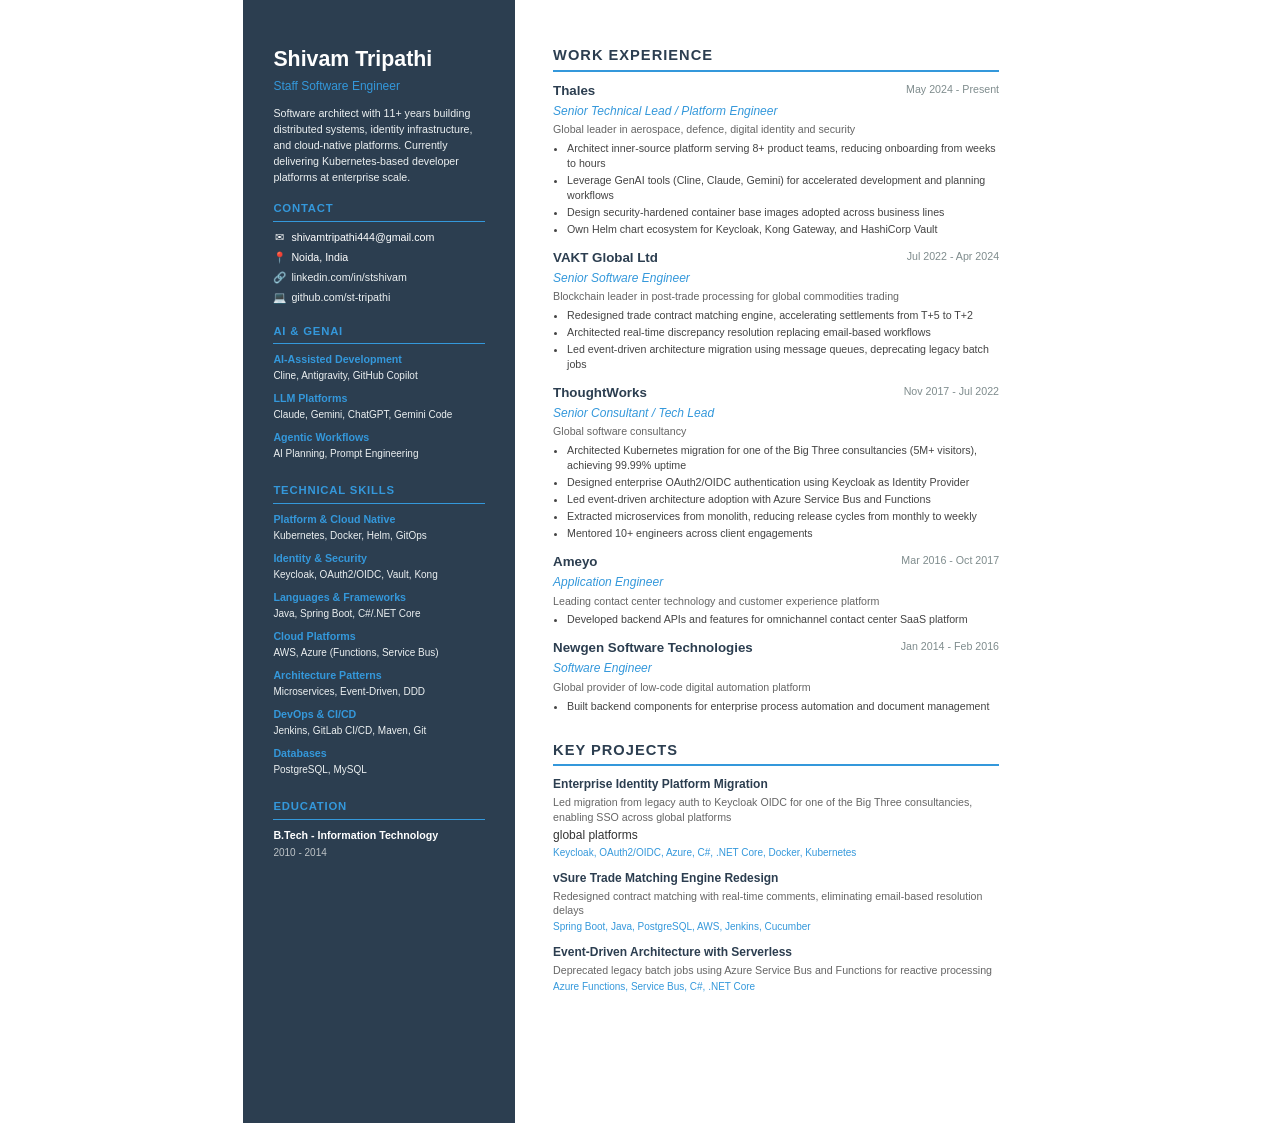
<file: resume_2024_style.html>
<!DOCTYPE html>
<html lang="en">

<head>
    <meta charset="UTF-8">
    <title>Shivam Tripathi - Resume</title>
    <style>
        * {
            margin: 0;
            padding: 0;
            box-sizing: border-box;
        }

        body {
            font-family: 'Segoe UI', Tahoma, Geneva, Verdana, sans-serif;
            font-size: 9pt;
            line-height: 1.4;
            color: #333;
            background: white;
        }

        .container {
            display: flex;
            width: 210mm;
            height: 297mm;
            margin: 0 auto;
        }

        /* Left Sidebar */
        .sidebar {
            width: 72mm;
            height: 297mm;
            background: #2C3E50;
            color: white;
            padding: 12mm 8mm;
            display: flex;
            flex-direction: column;
        }

        .sidebar h1 {
            font-size: 16pt;
            font-weight: 600;
            margin-bottom: 3px;
        }

        .sidebar .title {
            font-size: 9pt;
            color: #3498DB;
            margin-bottom: 10px;
        }

        .sidebar .summary {
            font-size: 8pt;
            color: #ECF0F1;
            line-height: 1.5;
            margin-bottom: 16px;
        }

        .sidebar-section {
            margin-bottom: 14px;
        }

        .sidebar-section h3 {
            font-size: 8.5pt;
            text-transform: uppercase;
            letter-spacing: 0.8px;
            color: #3498DB;
            margin-bottom: 8px;
            padding-bottom: 4px;
            border-bottom: 1px solid #3498DB;
        }

        .contact-item {
            font-size: 8pt;
            margin-bottom: 5px;
            display: flex;
            align-items: flex-start;
            gap: 6px;
        }

        .contact-item .icon {
            width: 12px;
            text-align: center;
        }

        .sidebar a {
            color: #ECF0F1;
            text-decoration: none;
        }

        .skill-category {
            margin-bottom: 8px;
        }

        .skill-category h4 {
            font-size: 8pt;
            color: #3498DB;
            margin-bottom: 2px;
        }

        .skill-category p {
            font-size: 7.5pt;
            color: #ECF0F1;
        }

        .sidebar-footer {
            margin-top: auto;
            font-size: 7pt;
            color: #7F8C8D;
            text-align: center;
        }

        /* Main Content */
        .main {
            flex: 1;
            padding: 12mm 10mm;
            display: flex;
            flex-direction: column;
        }

        .section {
            margin-bottom: 14px;
        }

        .section h2 {
            font-size: 11pt;
            text-transform: uppercase;
            letter-spacing: 1px;
            color: #2C3E50;
            margin-bottom: 10px;
            padding-bottom: 4px;
            border-bottom: 2px solid #3498DB;
        }

        /* Work Experience */
        .exp-item {
            margin-bottom: 12px;
        }

        .exp-header {
            display: flex;
            justify-content: space-between;
            margin-bottom: 2px;
        }

        .exp-company {
            font-weight: 600;
            font-size: 10pt;
            color: #2C3E50;
        }

        .exp-date {
            font-size: 8pt;
            color: #7F8C8D;
        }

        .exp-role {
            font-size: 9pt;
            color: #3498DB;
            font-style: italic;
            margin-bottom: 3px;
        }

        .exp-desc {
            font-size: 8pt;
            color: #666;
            margin-bottom: 4px;
        }

        .exp-details {
            padding-left: 14px;
            margin: 0;
        }

        .exp-details li {
            font-size: 8pt;
            margin-bottom: 2px;
            color: #444;
        }

        /* Projects */
        .project {
            margin-bottom: 10px;
        }

        .project h4 {
            font-size: 9pt;
            color: #2C3E50;
            margin-bottom: 2px;
        }

        .project p {
            font-size: 8pt;
            color: #666;
            margin-bottom: 2px;
        }

        .project .tech {
            font-size: 7.5pt;
            color: #3498DB;
        }

        @media print {
            .container {
                height: auto;
            }
        }
    </style>
</head>

<body>
    <div class="container">
        <aside class="sidebar">
            <h1>Shivam Tripathi</h1>
            <p class="title">Staff Software Engineer</p>
            <p class="summary">Software architect with 11+ years building distributed systems, identity infrastructure,
                and cloud-native platforms. Currently delivering Kubernetes-based developer platforms at enterprise
                scale.</p>

            <div class="sidebar-section">
                <h3>Contact</h3>
                <div class="contact-item">
                    <span class="icon">✉</span>
                    <span>shivamtripathi444@gmail.com</span>
                </div>
                <div class="contact-item">
                    <span class="icon">📍</span>
                    <span>Noida, India</span>
                </div>
                <div class="contact-item">
                    <span class="icon">🔗</span>
                    <a href="https://linkedin.com/in/stshivam">linkedin.com/in/stshivam</a>
                </div>
                <div class="contact-item">
                    <span class="icon">💻</span>
                    <a href="https://github.com/st-tripathi">github.com/st-tripathi</a>
                </div>
            </div>

            <div class="sidebar-section">
                <h3>AI & GenAI</h3>
                <div class="skill-category">
                    <h4>AI-Assisted Development</h4>
                    <p>Cline, Antigravity, GitHub Copilot</p>
                </div>
                <div class="skill-category">
                    <h4>LLM Platforms</h4>
                    <p>Claude, Gemini, ChatGPT, Gemini Code</p>
                </div>
                <div class="skill-category">
                    <h4>Agentic Workflows</h4>
                    <p>AI Planning, Prompt Engineering</p>
                </div>
            </div>

            <div class="sidebar-section">
                <h3>Technical Skills</h3>
                <div class="skill-category">
                    <h4>Platform & Cloud Native</h4>
                    <p>Kubernetes, Docker, Helm, GitOps</p>
                </div>
                <div class="skill-category">
                    <h4>Identity & Security</h4>
                    <p>Keycloak, OAuth2/OIDC, Vault, Kong</p>
                </div>
                <div class="skill-category">
                    <h4>Languages & Frameworks</h4>
                    <p>Java, Spring Boot, C#/.NET Core</p>
                </div>
                <div class="skill-category">
                    <h4>Cloud Platforms</h4>
                    <p>AWS, Azure (Functions, Service Bus)</p>
                </div>
                <div class="skill-category">
                    <h4>Architecture Patterns</h4>
                    <p>Microservices, Event-Driven, DDD</p>
                </div>
                <div class="skill-category">
                    <h4>DevOps & CI/CD</h4>
                    <p>Jenkins, GitLab CI/CD, Maven, Git</p>
                </div>
                <div class="skill-category">
                    <h4>Databases</h4>
                    <p>PostgreSQL, MySQL</p>
                </div>
            </div>

            <div class="sidebar-section">
                <h3>Education</h3>
                <p style="font-size: 8pt; margin-bottom: 3px;"><strong>B.Tech - Information Technology</strong></p>
                <p style="font-size: 7.5pt; color: #BDC3C7;">2010 - 2014</p>
            </div>


        </aside>

        <main class="main">
            <section class="section">
                <h2>Work Experience</h2>

                <div class="exp-item">
                    <div class="exp-header">
                        <span class="exp-company">Thales</span>
                        <span class="exp-date">May 2024 - Present</span>
                    </div>
                    <p class="exp-role">Senior Technical Lead / Platform Engineer</p>
                    <p class="exp-desc">Global leader in aerospace, defence, digital identity and security</p>
                    <ul class="exp-details">
                        <li>Architect inner-source platform serving 8+ product teams, reducing onboarding from weeks to
                            hours</li>
                        <li>Leverage GenAI tools (Cline, Claude, Gemini) for accelerated development and planning
                            workflows</li>
                        <li>Design security-hardened container base images adopted across business lines</li>
                        <li>Own Helm chart ecosystem for Keycloak, Kong Gateway, and HashiCorp Vault</li>
                    </ul>
                </div>

                <div class="exp-item">
                    <div class="exp-header">
                        <span class="exp-company">VAKT Global Ltd</span>
                        <span class="exp-date">Jul 2022 - Apr 2024</span>
                    </div>
                    <p class="exp-role">Senior Software Engineer</p>
                    <p class="exp-desc">Blockchain leader in post-trade processing for global commodities trading</p>
                    <ul class="exp-details">
                        <li>Redesigned trade contract matching engine, accelerating settlements from T+5 to T+2</li>
                        <li>Architected real-time discrepancy resolution replacing email-based workflows</li>
                        <li>Led event-driven architecture migration using message queues, deprecating legacy batch jobs
                        </li>
                    </ul>
                </div>

                <div class="exp-item">
                    <div class="exp-header">
                        <span class="exp-company">ThoughtWorks</span>
                        <span class="exp-date">Nov 2017 - Jul 2022</span>
                    </div>
                    <p class="exp-role">Senior Consultant / Tech Lead</p>
                    <p class="exp-desc">Global software consultancy</p>
                    <ul class="exp-details">
                        <li>Architected Kubernetes migration for one of the Big Three consultancies (5M+ visitors),
                            achieving 99.99% uptime</li>
                        <li>Designed enterprise OAuth2/OIDC authentication using Keycloak as Identity Provider</li>
                        <li>Led event-driven architecture adoption with Azure Service Bus and Functions</li>
                        <li>Extracted microservices from monolith, reducing release cycles from monthly to weekly</li>
                        <li>Mentored 10+ engineers across client engagements</li>
                    </ul>
                </div>

                <div class="exp-item">
                    <div class="exp-header">
                        <span class="exp-company">Ameyo</span>
                        <span class="exp-date">Mar 2016 - Oct 2017</span>
                    </div>
                    <p class="exp-role">Application Engineer</p>
                    <p class="exp-desc">Leading contact center technology and customer experience platform</p>
                    <ul class="exp-details">
                        <li>Developed backend APIs and features for omnichannel contact center SaaS platform</li>
                    </ul>
                </div>

                <div class="exp-item">
                    <div class="exp-header">
                        <span class="exp-company">Newgen Software Technologies</span>
                        <span class="exp-date">Jan 2014 - Feb 2016</span>
                    </div>
                    <p class="exp-role">Software Engineer</p>
                    <p class="exp-desc">Global provider of low-code digital automation platform</p>
                    <ul class="exp-details">
                        <li>Built backend components for enterprise process automation and document management</li>
                    </ul>
                </div>
            </section>

            <section class="section">
                <h2>Key Projects</h2>

                <div class="project">
                    <h4>Enterprise Identity Platform Migration</h4>
                    <p>Led migration from legacy auth to Keycloak OIDC for one of the Big Three consultancies, enabling
                        SSO across global platforms</p>
                    global platforms</p>
                    <p class="tech">Keycloak, OAuth2/OIDC, Azure, C#, .NET Core, Docker, Kubernetes</p>
                </div>

                <div class="project">
                    <h4>vSure Trade Matching Engine Redesign</h4>
                    <p>Redesigned contract matching with real-time comments, eliminating email-based resolution delays
                    </p>
                    <p class="tech">Spring Boot, Java, PostgreSQL, AWS, Jenkins, Cucumber</p>
                </div>

                <div class="project">
                    <h4>Event-Driven Architecture with Serverless</h4>
                    <p>Deprecated legacy batch jobs using Azure Service Bus and Functions for reactive processing</p>
                    <p class="tech">Azure Functions, Service Bus, C#, .NET Core</p>
                </div>
            </section>
        </main>
    </div>
</body>

</html>
</file>
<file: docs/css/base.css>
/* ==========================================================================
   Base Styles - Reset, Typography, CSS Variables
   ========================================================================== */

/* CSS Reset */
*, *::before, *::after {
    box-sizing: border-box;
    margin: 0;
    padding: 0;
}

html {
    scroll-behavior: smooth;
    font-size: 16px;
}

body {
    font-family: 'Inter', -apple-system, BlinkMacSystemFont, 'Segoe UI', Roboto, sans-serif;
    line-height: 1.6;
    color: var(--text-primary);
    background-color: var(--bg-primary);
    transition: background-color 0.3s ease, color 0.3s ease;
    overflow-x: hidden;
}

/* Typography Scale */
h1, h2, h3, h4, h5, h6 {
    font-weight: 600;
    line-height: 1.2;
    color: var(--text-heading);
}

h1 { font-size: clamp(2.5rem, 5vw, 4rem); }
h2 { font-size: clamp(1.75rem, 3vw, 2.5rem); }
h3 { font-size: clamp(1.25rem, 2vw, 1.5rem); }

p {
    margin-bottom: 1rem;
    color: var(--text-secondary);
}

a {
    color: var(--accent-primary);
    text-decoration: none;
    transition: color 0.2s ease;
}

a:hover {
    color: var(--accent-hover);
}

strong {
    font-weight: 600;
    color: var(--text-heading);
}

ul {
    list-style: none;
}

img {
    max-width: 100%;
    height: auto;
    display: block;
}

/* Code & Monospace */
code, pre, .mono {
    font-family: 'JetBrains Mono', 'Fira Code', monospace;
}

/* Selection */
::selection {
    background-color: var(--accent-primary);
    color: white;
}

/* Focus Styles */
:focus-visible {
    outline: 2px solid var(--accent-primary);
    outline-offset: 2px;
}

/* Reduced Motion */
@media (prefers-reduced-motion: reduce) {
    *, *::before, *::after {
        animation-duration: 0.01ms !important;
        animation-iteration-count: 1 !important;
        transition-duration: 0.01ms !important;
    }
    html {
        scroll-behavior: auto;
    }
}
</file>
<file: docs/css/themes.css>
/* ==========================================================================
   Theme System - Light & Creative (Default) + Dark Mode
   ========================================================================== */

:root {
    /* Light Theme (Default) - Creative & Warm */
    --bg-primary: #fefefe;
    --bg-secondary: #f8f5f2;
    --bg-tertiary: #f0ebe5;
    --bg-card: #ffffff;

    --text-primary: #2d3436;
    --text-secondary: #636e72;
    --text-heading: #1a1a2e;
    --text-muted: #a0a0a0;

    /* Creative accent - warm coral/terracotta */
    --accent-primary: #e17055;
    --accent-hover: #d35400;
    --accent-light: rgba(225, 112, 85, 0.1);
    --accent-gradient: linear-gradient(135deg, #e17055 0%, #fab1a0 100%);

    /* Secondary accent - teal for contrast */
    --accent-secondary: #00b894;
    --accent-secondary-light: rgba(0, 184, 148, 0.1);

    /* Borders & Shadows */
    --border-light: rgba(0, 0, 0, 0.08);
    --border-medium: rgba(0, 0, 0, 0.12);
    --shadow-sm: 0 2px 8px rgba(0, 0, 0, 0.04);
    --shadow-md: 0 4px 20px rgba(0, 0, 0, 0.08);
    --shadow-lg: 0 8px 40px rgba(0, 0, 0, 0.12);
    --shadow-accent: 0 4px 20px rgba(225, 112, 85, 0.3);

    /* Spacing */
    --space-xs: 0.25rem;
    --space-sm: 0.5rem;
    --space-md: 1rem;
    --space-lg: 2rem;
    --space-xl: 4rem;
    --space-2xl: 8rem;

    /* Border Radius */
    --radius-sm: 4px;
    --radius-md: 8px;
    --radius-lg: 16px;
    --radius-xl: 24px;
    --radius-full: 9999px;

    /* Transitions */
    --transition-fast: 0.15s ease;
    --transition-base: 0.3s ease;
    --transition-slow: 0.5s ease;

    /* Z-Index Scale */
    --z-base: 0;
    --z-dropdown: 100;
    --z-sticky: 200;
    --z-fixed: 300;
    --z-modal: 400;
    --z-tooltip: 500;
}

/* Dark Theme */
[data-theme="dark"] {
    --bg-primary: #0f0f1a;
    --bg-secondary: #1a1a2e;
    --bg-tertiary: #252540;
    --bg-card: #1e1e32;

    --text-primary: #e8e8e8;
    --text-secondary: #a0a0b0;
    --text-heading: #ffffff;
    --text-muted: #6c6c7c;

    --accent-primary: #ff7675;
    --accent-hover: #fab1a0;
    --accent-light: rgba(255, 118, 117, 0.15);
    --accent-gradient: linear-gradient(135deg, #ff7675 0%, #fab1a0 100%);

    --accent-secondary: #55efc4;
    --accent-secondary-light: rgba(85, 239, 196, 0.15);

    --border-light: rgba(255, 255, 255, 0.06);
    --border-medium: rgba(255, 255, 255, 0.1);
    --shadow-sm: 0 2px 8px rgba(0, 0, 0, 0.3);
    --shadow-md: 0 4px 20px rgba(0, 0, 0, 0.4);
    --shadow-lg: 0 8px 40px rgba(0, 0, 0, 0.5);
    --shadow-accent: 0 4px 20px rgba(255, 118, 117, 0.3);
}

/* Theme Toggle Icons */
.icon-sun,
.icon-moon {
    width: 20px;
    height: 20px;
    transition: opacity var(--transition-fast), transform var(--transition-base);
}

[data-theme="dark"] .icon-sun {
    opacity: 1;
}

[data-theme="dark"] .icon-moon {
    opacity: 0;
    position: absolute;
}

:root .icon-sun {
    opacity: 0;
    position: absolute;
}

:root .icon-moon {
    opacity: 1;
}
</file>
<file: docs/css/layout.css>
/* ==========================================================================
   Layout - Container, Grid, Flexbox Utilities
   ========================================================================== */

/* Container */
.container {
    width: 100%;
    max-width: 1200px;
    margin: 0 auto;
    padding: 0 var(--space-lg);
}

/* Section */
.section {
    padding: var(--space-2xl) 0;
}

.section-alt {
    background-color: var(--bg-secondary);
}

.section-title {
    text-align: center;
    margin-bottom: var(--space-md);
    position: relative;
}

.section-title::after {
    content: '';
    display: block;
    width: 60px;
    height: 3px;
    background: var(--accent-gradient);
    margin: var(--space-md) auto 0;
    border-radius: var(--radius-full);
}

.section-subtitle {
    text-align: center;
    color: var(--text-secondary);
    margin-bottom: var(--space-xl);
    font-size: 1.1rem;
}

/* Navbar */
.navbar {
    position: fixed;
    top: 0;
    left: 0;
    right: 0;
    height: 70px;
    background: rgba(254, 254, 254, 0.9);
    backdrop-filter: blur(10px);
    border-bottom: 1px solid var(--border-light);
    z-index: var(--z-fixed);
    transition: background-color var(--transition-base), box-shadow var(--transition-base);
}

[data-theme="dark"] .navbar {
    background: rgba(15, 15, 26, 0.9);
}

.navbar.scrolled {
    box-shadow: var(--shadow-md);
}

.nav-container {
    display: flex;
    align-items: center;
    justify-content: space-between;
    height: 100%;
    max-width: 1200px;
    margin: 0 auto;
    padding: 0 var(--space-lg);
}

.nav-logo {
    font-size: 1.5rem;
    font-weight: 700;
    color: var(--text-heading);
    background: var(--accent-gradient);
    -webkit-background-clip: text;
    -webkit-text-fill-color: transparent;
    background-clip: text;
}

.nav-menu {
    display: flex;
    gap: var(--space-lg);
}

.nav-link {
    color: var(--text-secondary);
    font-weight: 500;
    font-size: 0.95rem;
    position: relative;
    padding: var(--space-sm) 0;
}

.nav-link::after {
    content: '';
    position: absolute;
    bottom: 0;
    left: 0;
    width: 0;
    height: 2px;
    background: var(--accent-gradient);
    transition: width var(--transition-base);
}

.nav-link:hover,
.nav-link.active {
    color: var(--text-heading);
}

.nav-link:hover::after,
.nav-link.active::after {
    width: 100%;
}

.nav-actions {
    display: flex;
    align-items: center;
    gap: var(--space-md);
}

.nav-toggle {
    display: none;
    flex-direction: column;
    gap: 5px;
    background: none;
    border: none;
    cursor: pointer;
    padding: var(--space-sm);
}

.nav-toggle span {
    display: block;
    width: 24px;
    height: 2px;
    background: var(--text-primary);
    transition: transform var(--transition-base), opacity var(--transition-fast);
}

/* Hero */
.hero {
    min-height: 100vh;
    display: flex;
    flex-direction: column;
    justify-content: center;
    align-items: center;
    padding-top: 70px;
    position: relative;
    overflow: hidden;
}

.hero-container {
    display: grid;
    grid-template-columns: 1fr 1fr;
    gap: var(--space-xl);
    align-items: center;
    max-width: 1200px;
    padding: 0 var(--space-lg);
    width: 100%;
}

.hero-content {
    animation: fadeInUp 0.8s ease-out;
}

.hero-greeting {
    font-size: 1.1rem;
    color: var(--accent-primary);
    font-weight: 500;
    margin-bottom: var(--space-sm);
}

.hero-title {
    font-size: clamp(2.5rem, 6vw, 4.5rem);
    font-weight: 700;
    margin-bottom: var(--space-md);
    background: linear-gradient(135deg, var(--text-heading) 0%, var(--accent-primary) 100%);
    -webkit-background-clip: text;
    -webkit-text-fill-color: transparent;
    background-clip: text;
}

.hero-tagline {
    font-size: 1.5rem;
    color: var(--text-heading);
    font-weight: 600;
    margin-bottom: var(--space-sm);
}

.hero-subtitle {
    font-size: 1.1rem;
    color: var(--text-secondary);
    margin-bottom: var(--space-lg);
    letter-spacing: 0.5px;
}

.hero-cta {
    display: flex;
    gap: var(--space-md);
    flex-wrap: wrap;
}

.hero-visual {
    display: flex;
    justify-content: center;
    align-items: center;
    animation: fadeIn 1s ease-out 0.3s both;
}

.hero-graphic {
    width: 350px;
    height: 350px;
    background: var(--accent-gradient);
    border-radius: 30% 70% 70% 30% / 30% 30% 70% 70%;
    opacity: 0.15;
    animation: morphBlob 8s ease-in-out infinite;
}

.hero-scroll {
    position: absolute;
    bottom: var(--space-lg);
    display: flex;
    flex-direction: column;
    align-items: center;
    gap: var(--space-sm);
    color: var(--text-muted);
    font-size: 0.85rem;
    animation: fadeIn 1s ease-out 1s both;
}

.scroll-indicator {
    width: 24px;
    height: 40px;
    border: 2px solid var(--border-medium);
    border-radius: var(--radius-full);
    position: relative;
}

.scroll-indicator::before {
    content: '';
    position: absolute;
    top: 8px;
    left: 50%;
    transform: translateX(-50%);
    width: 4px;
    height: 8px;
    background: var(--accent-primary);
    border-radius: var(--radius-full);
    animation: scrollBounce 2s ease-in-out infinite;
}

/* Animations */
@keyframes fadeInUp {
    from {
        opacity: 0;
        transform: translateY(30px);
    }

    to {
        opacity: 1;
        transform: translateY(0);
    }
}

@keyframes fadeIn {
    from {
        opacity: 0;
    }

    to {
        opacity: 1;
    }
}

@keyframes morphBlob {

    0%,
    100% {
        border-radius: 30% 70% 70% 30% / 30% 30% 70% 70%;
    }

    50% {
        border-radius: 70% 30% 30% 70% / 70% 70% 30% 30%;
    }
}

@keyframes scrollBounce {

    0%,
    100% {
        transform: translateX(-50%) translateY(0);
    }

    50% {
        transform: translateX(-50%) translateY(12px);
    }
}

/* Responsive */
@media (max-width: 768px) {
    .nav-menu {
        position: fixed;
        top: 70px;
        left: 0;
        right: 0;
        background: var(--bg-primary);
        flex-direction: column;
        padding: var(--space-lg);
        gap: var(--space-md);
        border-bottom: 1px solid var(--border-light);
        transform: translateY(-100%);
        opacity: 0;
        visibility: hidden;
        transition: transform var(--transition-base), opacity var(--transition-base);
    }

    .nav-menu.active {
        transform: translateY(0);
        opacity: 1;
        visibility: visible;
    }

    .nav-toggle {
        display: flex;
    }

    .hero-container {
        grid-template-columns: 1fr;
        text-align: center;
    }

    .hero-cta {
        justify-content: center;
    }

    .hero-visual {
        display: none;
    }
}
</file>
<file: docs/css/components.css>
/* ==========================================================================
   Components - Buttons, Cards, Timeline, etc.
   ========================================================================== */

/* Buttons */
.btn {
    display: inline-flex;
    align-items: center;
    justify-content: center;
    gap: var(--space-sm);
    padding: 0.75rem 1.5rem;
    font-size: 0.95rem;
    font-weight: 500;
    border-radius: var(--radius-md);
    border: none;
    cursor: pointer;
    transition: all var(--transition-base);
    text-decoration: none;
}

.btn-primary {
    background: var(--accent-gradient);
    color: white;
    box-shadow: var(--shadow-accent);
}

.btn-primary:hover {
    transform: translateY(-2px);
    box-shadow: 0 6px 25px rgba(225, 112, 85, 0.4);
    color: white;
}

.btn-secondary {
    background: var(--bg-card);
    color: var(--text-heading);
    border: 1px solid var(--border-medium);
}

.btn-secondary:hover {
    background: var(--bg-secondary);
    border-color: var(--accent-primary);
    color: var(--accent-primary);
}

.btn-outline {
    background: transparent;
    color: var(--accent-primary);
    border: 2px solid var(--accent-primary);
}

.btn-outline:hover {
    background: var(--accent-light);
}

/* Theme Toggle */
.theme-toggle {
    display: flex;
    align-items: center;
    justify-content: center;
    width: 40px;
    height: 40px;
    background: var(--bg-secondary);
    border: 1px solid var(--border-light);
    border-radius: var(--radius-md);
    cursor: pointer;
    color: var(--text-primary);
    transition: all var(--transition-base);
    position: relative;
}

.theme-toggle:hover {
    background: var(--bg-tertiary);
    border-color: var(--accent-primary);
}

/* About Section */
.about-content {
    max-width: 800px;
    margin: 0 auto;
}

.about-intro {
    font-size: 1.25rem;
    line-height: 1.8;
    margin-bottom: var(--space-lg);
}

.skills-grid {
    display: grid;
    grid-template-columns: repeat(auto-fit, minmax(200px, 1fr));
    gap: var(--space-md);
    margin-top: var(--space-xl);
}

.skill-item {
    display: flex;
    align-items: center;
    gap: var(--space-md);
    padding: var(--space-md);
    background: var(--bg-card);
    border-radius: var(--radius-md);
    border: 1px solid var(--border-light);
    transition: all var(--transition-base);
}

.skill-item:hover {
    border-color: var(--accent-primary);
    box-shadow: var(--shadow-sm);
    transform: translateY(-2px);
}

.skill-icon {
    font-size: 1.5rem;
}

/* Skill Tooltip Modal */
.skill-item {
    cursor: pointer;
}

.skill-tooltip-overlay {
    position: fixed;
    top: 0;
    left: 0;
    width: 100%;
    height: 100%;
    background: rgba(0, 0, 0, 0.5);
    display: flex;
    align-items: center;
    justify-content: center;
    z-index: 1000;
    opacity: 0;
    visibility: hidden;
    transition: all 0.3s ease;
}

.skill-tooltip-overlay.active {
    opacity: 1;
    visibility: visible;
}

.skill-tooltip-modal {
    background: var(--bg-card);
    border: 1px solid var(--border-medium);
    border-radius: var(--radius-lg);
    padding: var(--space-xl);
    max-width: 500px;
    width: 90%;
    box-shadow: var(--shadow-lg);
    transform: translateY(20px);
    transition: transform 0.3s ease;
}

.skill-tooltip-overlay.active .skill-tooltip-modal {
    transform: translateY(0);
}

.skill-tooltip-header {
    display: flex;
    align-items: center;
    gap: var(--space-md);
    margin-bottom: var(--space-md);
    padding-bottom: var(--space-md);
    border-bottom: 1px solid var(--border-light);
}

.skill-tooltip-header h4 {
    margin: 0;
    color: var(--text-heading);
    font-size: 1.25rem;
}

.skill-tooltip-description {
    color: var(--text-secondary);
    line-height: 1.7;
    margin-bottom: var(--space-lg);
}

.skill-tooltip-tools {
    background: var(--bg-secondary);
    padding: var(--space-md);
    border-radius: var(--radius-md);
    margin-top: var(--space-sm);
}

.skill-tooltip-tools .tools-label {
    display: block;
    font-size: 0.85rem;
    color: var(--text-muted);
    margin-bottom: var(--space-xs);
}

.skill-tooltip-tools .tools-list {
    color: var(--accent-primary);
    font-weight: 500;
}

.skill-tooltip-close {
    position: absolute;
    top: var(--space-md);
    right: var(--space-md);
    background: none;
    border: none;
    font-size: 1.5rem;
    cursor: pointer;
    color: var(--text-muted);
    transition: color 0.2s;
}

.skill-tooltip-close:hover {
    color: var(--accent-primary);
}

.skill-tooltip-modal {
    position: relative;
}

/* Timeline */
.timeline {
    position: relative;
    max-width: 800px;
    margin: 0 auto;
    padding-left: var(--space-xl);
}

.timeline::before {
    content: '';
    position: absolute;
    left: 8px;
    top: 0;
    bottom: 0;
    width: 2px;
    background: linear-gradient(to bottom, var(--accent-primary), var(--accent-secondary));
}

.timeline-item {
    position: relative;
    margin-bottom: var(--space-xl);
}

.timeline-marker {
    position: absolute;
    left: calc(-1 * var(--space-xl) + 1px);
    top: 8px;
    width: 16px;
    height: 16px;
    background: var(--accent-primary);
    border-radius: 50%;
    border: 3px solid var(--bg-primary);
    box-shadow: var(--shadow-sm);
}

.timeline-content {
    background: var(--bg-card);
    padding: var(--space-lg);
    border-radius: var(--radius-lg);
    border: 1px solid var(--border-light);
    transition: all var(--transition-base);
}

.timeline-content:hover {
    box-shadow: var(--shadow-md);
    border-color: var(--accent-primary);
}

.timeline-header {
    margin-bottom: var(--space-md);
}

.timeline-header h3 {
    margin-bottom: var(--space-xs);
    color: var(--text-heading);
}

.timeline-role {
    display: block;
    color: var(--accent-primary);
    font-weight: 500;
    margin-bottom: var(--space-xs);
}

.timeline-date {
    font-size: 0.9rem;
    color: var(--text-muted);
}

.timeline-details {
    margin-top: var(--space-md);
}

.timeline-details li {
    position: relative;
    padding-left: var(--space-lg);
    margin-bottom: var(--space-sm);
    color: var(--text-secondary);
}

.timeline-details li::before {
    content: '→';
    position: absolute;
    left: 0;
    color: var(--accent-primary);
}

/* GitHub Cards */
.github-grid {
    display: grid;
    grid-template-columns: repeat(auto-fit, minmax(300px, 1fr));
    gap: var(--space-lg);
    margin-bottom: var(--space-xl);
}

.github-card {
    background: var(--bg-card);
    padding: var(--space-lg);
    border-radius: var(--radius-lg);
    border: 1px solid var(--border-light);
    transition: all var(--transition-base);
}

.github-card:hover {
    box-shadow: var(--shadow-md);
    border-color: var(--accent-primary);
    transform: translateY(-4px);
}

.github-card h4 {
    display: flex;
    align-items: center;
    gap: var(--space-sm);
    margin-bottom: var(--space-sm);
    color: var(--text-heading);
}

.github-card p {
    font-size: 0.95rem;
    margin-bottom: var(--space-md);
    min-height: 3rem;
}

.github-card-meta {
    display: flex;
    gap: var(--space-md);
    font-size: 0.85rem;
    color: var(--text-muted);
}

.github-card-meta span {
    display: flex;
    align-items: center;
    gap: var(--space-xs);
}

.github-cta {
    text-align: center;
}

/* Loading Skeleton */
.loading-skeleton {
    display: contents;
}

.skeleton-card {
    background: linear-gradient(90deg, var(--bg-secondary) 25%, var(--bg-tertiary) 50%, var(--bg-secondary) 75%);
    background-size: 200% 100%;
    animation: shimmer 1.5s infinite;
    border-radius: var(--radius-lg);
    height: 180px;
}

@keyframes shimmer {
    0% {
        background-position: 200% 0;
    }

    100% {
        background-position: -200% 0;
    }
}

/* Blog Coming Soon */
.blog-coming-soon {
    text-align: center;
    padding: var(--space-2xl);
    background: var(--bg-card);
    border-radius: var(--radius-lg);
    border: 2px dashed var(--border-medium);
}

.blog-coming-soon p {
    font-size: 1.25rem;
    color: var(--text-secondary);
    margin: 0;
}

/* Contact */
.contact-content {
    max-width: 600px;
    margin: 0 auto;
    text-align: center;
}

.contact-intro {
    font-size: 1.1rem;
    margin-bottom: var(--space-xl);
}

.contact-links {
    display: flex;
    flex-direction: column;
    gap: var(--space-md);
    align-items: center;
}

.contact-link {
    display: flex;
    align-items: center;
    gap: var(--space-md);
    padding: var(--space-md) var(--space-lg);
    background: var(--bg-card);
    border-radius: var(--radius-md);
    border: 1px solid var(--border-light);
    color: var(--text-primary);
    min-width: 280px;
    transition: all var(--transition-base);
}

.contact-link:hover {
    border-color: var(--accent-primary);
    box-shadow: var(--shadow-sm);
    color: var(--accent-primary);
}

.contact-icon {
    font-size: 1.5rem;
}

/* Footer */
.footer {
    padding: var(--space-lg) 0;
    text-align: center;
    border-top: 1px solid var(--border-light);
    background: var(--bg-secondary);
}

.footer p {
    color: var(--text-muted);
    font-size: 0.9rem;
    margin: 0;
}

/* Responsive Adjustments */
@media (max-width: 768px) {
    .section {
        padding: var(--space-xl) 0;
    }

    .skills-grid {
        grid-template-columns: 1fr 1fr;
    }

    .timeline {
        padding-left: var(--space-lg);
    }

    .timeline-marker {
        left: calc(-1 * var(--space-lg) + 1px);
    }

    .github-grid {
        grid-template-columns: 1fr;
    }
}
</file>
<file: src/css/base.css>
/* ==========================================================================
   Base Styles - Reset, Typography, CSS Variables
   ========================================================================== */

/* CSS Reset */
*, *::before, *::after {
    box-sizing: border-box;
    margin: 0;
    padding: 0;
}

html {
    scroll-behavior: smooth;
    font-size: 16px;
}

body {
    font-family: 'Inter', -apple-system, BlinkMacSystemFont, 'Segoe UI', Roboto, sans-serif;
    line-height: 1.6;
    color: var(--text-primary);
    background-color: var(--bg-primary);
    transition: background-color 0.3s ease, color 0.3s ease;
    overflow-x: hidden;
}

/* Typography Scale */
h1, h2, h3, h4, h5, h6 {
    font-weight: 600;
    line-height: 1.2;
    color: var(--text-heading);
}

h1 { font-size: clamp(2.5rem, 5vw, 4rem); }
h2 { font-size: clamp(1.75rem, 3vw, 2.5rem); }
h3 { font-size: clamp(1.25rem, 2vw, 1.5rem); }

p {
    margin-bottom: 1rem;
    color: var(--text-secondary);
}

a {
    color: var(--accent-primary);
    text-decoration: none;
    transition: color 0.2s ease;
}

a:hover {
    color: var(--accent-hover);
}

strong {
    font-weight: 600;
    color: var(--text-heading);
}

ul {
    list-style: none;
}

img {
    max-width: 100%;
    height: auto;
    display: block;
}

/* Code & Monospace */
code, pre, .mono {
    font-family: 'JetBrains Mono', 'Fira Code', monospace;
}

/* Selection */
::selection {
    background-color: var(--accent-primary);
    color: white;
}

/* Focus Styles */
:focus-visible {
    outline: 2px solid var(--accent-primary);
    outline-offset: 2px;
}

/* Reduced Motion */
@media (prefers-reduced-motion: reduce) {
    *, *::before, *::after {
        animation-duration: 0.01ms !important;
        animation-iteration-count: 1 !important;
        transition-duration: 0.01ms !important;
    }
    html {
        scroll-behavior: auto;
    }
}
</file>
<file: src/css/themes.css>
/* ==========================================================================
   Theme System - Light & Creative (Default) + Dark Mode
   ========================================================================== */

:root {
    /* Light Theme (Default) - Creative & Warm */
    --bg-primary: #fefefe;
    --bg-secondary: #f8f5f2;
    --bg-tertiary: #f0ebe5;
    --bg-card: #ffffff;

    --text-primary: #2d3436;
    --text-secondary: #636e72;
    --text-heading: #1a1a2e;
    --text-muted: #a0a0a0;

    /* Creative accent - warm coral/terracotta */
    --accent-primary: #e17055;
    --accent-hover: #d35400;
    --accent-light: rgba(225, 112, 85, 0.1);
    --accent-gradient: linear-gradient(135deg, #e17055 0%, #fab1a0 100%);

    /* Secondary accent - teal for contrast */
    --accent-secondary: #00b894;
    --accent-secondary-light: rgba(0, 184, 148, 0.1);

    /* Borders & Shadows */
    --border-light: rgba(0, 0, 0, 0.08);
    --border-medium: rgba(0, 0, 0, 0.12);
    --shadow-sm: 0 2px 8px rgba(0, 0, 0, 0.04);
    --shadow-md: 0 4px 20px rgba(0, 0, 0, 0.08);
    --shadow-lg: 0 8px 40px rgba(0, 0, 0, 0.12);
    --shadow-accent: 0 4px 20px rgba(225, 112, 85, 0.3);

    /* Spacing */
    --space-xs: 0.25rem;
    --space-sm: 0.5rem;
    --space-md: 1rem;
    --space-lg: 2rem;
    --space-xl: 4rem;
    --space-2xl: 8rem;

    /* Border Radius */
    --radius-sm: 4px;
    --radius-md: 8px;
    --radius-lg: 16px;
    --radius-xl: 24px;
    --radius-full: 9999px;

    /* Transitions */
    --transition-fast: 0.15s ease;
    --transition-base: 0.3s ease;
    --transition-slow: 0.5s ease;

    /* Z-Index Scale */
    --z-base: 0;
    --z-dropdown: 100;
    --z-sticky: 200;
    --z-fixed: 300;
    --z-modal: 400;
    --z-tooltip: 500;
}

/* Dark Theme */
[data-theme="dark"] {
    --bg-primary: #0f0f1a;
    --bg-secondary: #1a1a2e;
    --bg-tertiary: #252540;
    --bg-card: #1e1e32;

    --text-primary: #e8e8e8;
    --text-secondary: #a0a0b0;
    --text-heading: #ffffff;
    --text-muted: #6c6c7c;

    --accent-primary: #ff7675;
    --accent-hover: #fab1a0;
    --accent-light: rgba(255, 118, 117, 0.15);
    --accent-gradient: linear-gradient(135deg, #ff7675 0%, #fab1a0 100%);

    --accent-secondary: #55efc4;
    --accent-secondary-light: rgba(85, 239, 196, 0.15);

    --border-light: rgba(255, 255, 255, 0.06);
    --border-medium: rgba(255, 255, 255, 0.1);
    --shadow-sm: 0 2px 8px rgba(0, 0, 0, 0.3);
    --shadow-md: 0 4px 20px rgba(0, 0, 0, 0.4);
    --shadow-lg: 0 8px 40px rgba(0, 0, 0, 0.5);
    --shadow-accent: 0 4px 20px rgba(255, 118, 117, 0.3);
}

/* Theme Toggle Icons */
.icon-sun,
.icon-moon {
    width: 20px;
    height: 20px;
    transition: opacity var(--transition-fast), transform var(--transition-base);
}

[data-theme="dark"] .icon-sun {
    opacity: 1;
}

[data-theme="dark"] .icon-moon {
    opacity: 0;
    position: absolute;
}

:root .icon-sun {
    opacity: 0;
    position: absolute;
}

:root .icon-moon {
    opacity: 1;
}
</file>
<file: src/css/layout.css>
/* ==========================================================================
   Layout - Container, Grid, Flexbox Utilities
   ========================================================================== */

/* Container */
.container {
    width: 100%;
    max-width: 1200px;
    margin: 0 auto;
    padding: 0 var(--space-lg);
}

/* Section */
.section {
    padding: var(--space-2xl) 0;
}

.section-alt {
    background-color: var(--bg-secondary);
}

.section-title {
    text-align: center;
    margin-bottom: var(--space-md);
    position: relative;
}

.section-title::after {
    content: '';
    display: block;
    width: 60px;
    height: 3px;
    background: var(--accent-gradient);
    margin: var(--space-md) auto 0;
    border-radius: var(--radius-full);
}

.section-subtitle {
    text-align: center;
    color: var(--text-secondary);
    margin-bottom: var(--space-xl);
    font-size: 1.1rem;
}

/* Navbar */
.navbar {
    position: fixed;
    top: 0;
    left: 0;
    right: 0;
    height: 70px;
    background: rgba(254, 254, 254, 0.9);
    backdrop-filter: blur(10px);
    border-bottom: 1px solid var(--border-light);
    z-index: var(--z-fixed);
    transition: background-color var(--transition-base), box-shadow var(--transition-base);
}

[data-theme="dark"] .navbar {
    background: rgba(15, 15, 26, 0.9);
}

.navbar.scrolled {
    box-shadow: var(--shadow-md);
}

.nav-container {
    display: flex;
    align-items: center;
    justify-content: space-between;
    height: 100%;
    max-width: 1200px;
    margin: 0 auto;
    padding: 0 var(--space-lg);
}

.nav-logo {
    font-size: 1.5rem;
    font-weight: 700;
    color: var(--text-heading);
    background: var(--accent-gradient);
    -webkit-background-clip: text;
    -webkit-text-fill-color: transparent;
    background-clip: text;
}

.nav-menu {
    display: flex;
    gap: var(--space-lg);
}

.nav-link {
    color: var(--text-secondary);
    font-weight: 500;
    font-size: 0.95rem;
    position: relative;
    padding: var(--space-sm) 0;
}

.nav-link::after {
    content: '';
    position: absolute;
    bottom: 0;
    left: 0;
    width: 0;
    height: 2px;
    background: var(--accent-gradient);
    transition: width var(--transition-base);
}

.nav-link:hover,
.nav-link.active {
    color: var(--text-heading);
}

.nav-link:hover::after,
.nav-link.active::after {
    width: 100%;
}

.nav-actions {
    display: flex;
    align-items: center;
    gap: var(--space-md);
}

.nav-toggle {
    display: none;
    flex-direction: column;
    gap: 5px;
    background: none;
    border: none;
    cursor: pointer;
    padding: var(--space-sm);
}

.nav-toggle span {
    display: block;
    width: 24px;
    height: 2px;
    background: var(--text-primary);
    transition: transform var(--transition-base), opacity var(--transition-fast);
}

/* Hero */
.hero {
    min-height: 100vh;
    display: flex;
    flex-direction: column;
    justify-content: center;
    align-items: center;
    padding-top: 70px;
    position: relative;
    overflow: hidden;
}

.hero-container {
    display: grid;
    grid-template-columns: 1fr 1fr;
    gap: var(--space-xl);
    align-items: center;
    max-width: 1200px;
    padding: 0 var(--space-lg);
    width: 100%;
}

.hero-content {
    animation: fadeInUp 0.8s ease-out;
}

.hero-greeting {
    font-size: 1.1rem;
    color: var(--accent-primary);
    font-weight: 500;
    margin-bottom: var(--space-sm);
}

.hero-title {
    font-size: clamp(2.5rem, 6vw, 4.5rem);
    font-weight: 700;
    margin-bottom: var(--space-md);
    background: linear-gradient(135deg, var(--text-heading) 0%, var(--accent-primary) 100%);
    -webkit-background-clip: text;
    -webkit-text-fill-color: transparent;
    background-clip: text;
}

.hero-tagline {
    font-size: 1.5rem;
    color: var(--text-heading);
    font-weight: 600;
    margin-bottom: var(--space-sm);
}

.hero-subtitle {
    font-size: 1.1rem;
    color: var(--text-secondary);
    margin-bottom: var(--space-lg);
    letter-spacing: 0.5px;
}

.hero-cta {
    display: flex;
    gap: var(--space-md);
    flex-wrap: wrap;
}

.hero-visual {
    display: flex;
    justify-content: center;
    align-items: center;
    animation: fadeIn 1s ease-out 0.3s both;
}

.hero-graphic {
    width: 350px;
    height: 350px;
    background: var(--accent-gradient);
    border-radius: 30% 70% 70% 30% / 30% 30% 70% 70%;
    opacity: 0.15;
    animation: morphBlob 8s ease-in-out infinite;
}

.hero-scroll {
    position: absolute;
    bottom: var(--space-lg);
    display: flex;
    flex-direction: column;
    align-items: center;
    gap: var(--space-sm);
    color: var(--text-muted);
    font-size: 0.85rem;
    animation: fadeIn 1s ease-out 1s both;
}

.scroll-indicator {
    width: 24px;
    height: 40px;
    border: 2px solid var(--border-medium);
    border-radius: var(--radius-full);
    position: relative;
}

.scroll-indicator::before {
    content: '';
    position: absolute;
    top: 8px;
    left: 50%;
    transform: translateX(-50%);
    width: 4px;
    height: 8px;
    background: var(--accent-primary);
    border-radius: var(--radius-full);
    animation: scrollBounce 2s ease-in-out infinite;
}

/* Animations */
@keyframes fadeInUp {
    from {
        opacity: 0;
        transform: translateY(30px);
    }

    to {
        opacity: 1;
        transform: translateY(0);
    }
}

@keyframes fadeIn {
    from {
        opacity: 0;
    }

    to {
        opacity: 1;
    }
}

@keyframes morphBlob {

    0%,
    100% {
        border-radius: 30% 70% 70% 30% / 30% 30% 70% 70%;
    }

    50% {
        border-radius: 70% 30% 30% 70% / 70% 70% 30% 30%;
    }
}

@keyframes scrollBounce {

    0%,
    100% {
        transform: translateX(-50%) translateY(0);
    }

    50% {
        transform: translateX(-50%) translateY(12px);
    }
}

/* Responsive */
@media (max-width: 768px) {
    .nav-menu {
        position: fixed;
        top: 70px;
        left: 0;
        right: 0;
        background: var(--bg-primary);
        flex-direction: column;
        padding: var(--space-lg);
        gap: var(--space-md);
        border-bottom: 1px solid var(--border-light);
        transform: translateY(-100%);
        opacity: 0;
        visibility: hidden;
        transition: transform var(--transition-base), opacity var(--transition-base);
    }

    .nav-menu.active {
        transform: translateY(0);
        opacity: 1;
        visibility: visible;
    }

    .nav-toggle {
        display: flex;
    }

    .hero-container {
        grid-template-columns: 1fr;
        text-align: center;
    }

    .hero-cta {
        justify-content: center;
    }

    .hero-visual {
        display: none;
    }
}
</file>
<file: src/css/components.css>
/* ==========================================================================
   Components - Buttons, Cards, Timeline, etc.
   ========================================================================== */

/* Buttons */
.btn {
    display: inline-flex;
    align-items: center;
    justify-content: center;
    gap: var(--space-sm);
    padding: 0.75rem 1.5rem;
    font-size: 0.95rem;
    font-weight: 500;
    border-radius: var(--radius-md);
    border: none;
    cursor: pointer;
    transition: all var(--transition-base);
    text-decoration: none;
}

.btn-primary {
    background: var(--accent-gradient);
    color: white;
    box-shadow: var(--shadow-accent);
}

.btn-primary:hover {
    transform: translateY(-2px);
    box-shadow: 0 6px 25px rgba(225, 112, 85, 0.4);
    color: white;
}

.btn-secondary {
    background: var(--bg-card);
    color: var(--text-heading);
    border: 1px solid var(--border-medium);
}

.btn-secondary:hover {
    background: var(--bg-secondary);
    border-color: var(--accent-primary);
    color: var(--accent-primary);
}

.btn-outline {
    background: transparent;
    color: var(--accent-primary);
    border: 2px solid var(--accent-primary);
}

.btn-outline:hover {
    background: var(--accent-light);
}

/* Theme Toggle */
.theme-toggle {
    display: flex;
    align-items: center;
    justify-content: center;
    width: 40px;
    height: 40px;
    background: var(--bg-secondary);
    border: 1px solid var(--border-light);
    border-radius: var(--radius-md);
    cursor: pointer;
    color: var(--text-primary);
    transition: all var(--transition-base);
    position: relative;
}

.theme-toggle:hover {
    background: var(--bg-tertiary);
    border-color: var(--accent-primary);
}

/* About Section */
.about-content {
    max-width: 800px;
    margin: 0 auto;
}

.about-intro {
    font-size: 1.25rem;
    line-height: 1.8;
    margin-bottom: var(--space-lg);
}

.skills-grid {
    display: grid;
    grid-template-columns: repeat(auto-fit, minmax(200px, 1fr));
    gap: var(--space-md);
    margin-top: var(--space-xl);
}

.skill-item {
    display: flex;
    align-items: center;
    gap: var(--space-md);
    padding: var(--space-md);
    background: var(--bg-card);
    border-radius: var(--radius-md);
    border: 1px solid var(--border-light);
    transition: all var(--transition-base);
}

.skill-item:hover {
    border-color: var(--accent-primary);
    box-shadow: var(--shadow-sm);
    transform: translateY(-2px);
}

.skill-icon {
    font-size: 1.5rem;
}

/* Skill Tooltip Modal */
.skill-item {
    cursor: pointer;
}

.skill-tooltip-overlay {
    position: fixed;
    top: 0;
    left: 0;
    width: 100%;
    height: 100%;
    background: rgba(0, 0, 0, 0.5);
    display: flex;
    align-items: center;
    justify-content: center;
    z-index: 1000;
    opacity: 0;
    visibility: hidden;
    transition: all 0.3s ease;
}

.skill-tooltip-overlay.active {
    opacity: 1;
    visibility: visible;
}

.skill-tooltip-modal {
    background: var(--bg-card);
    border: 1px solid var(--border-medium);
    border-radius: var(--radius-lg);
    padding: var(--space-xl);
    max-width: 500px;
    width: 90%;
    box-shadow: var(--shadow-lg);
    transform: translateY(20px);
    transition: transform 0.3s ease;
}

.skill-tooltip-overlay.active .skill-tooltip-modal {
    transform: translateY(0);
}

.skill-tooltip-header {
    display: flex;
    align-items: center;
    gap: var(--space-md);
    margin-bottom: var(--space-md);
    padding-bottom: var(--space-md);
    border-bottom: 1px solid var(--border-light);
}

.skill-tooltip-header h4 {
    margin: 0;
    color: var(--text-heading);
    font-size: 1.25rem;
}

.skill-tooltip-description {
    color: var(--text-secondary);
    line-height: 1.7;
    margin-bottom: var(--space-lg);
}

.skill-tooltip-tools {
    background: var(--bg-secondary);
    padding: var(--space-md);
    border-radius: var(--radius-md);
    margin-top: var(--space-sm);
}

.skill-tooltip-tools .tools-label {
    display: block;
    font-size: 0.85rem;
    color: var(--text-muted);
    margin-bottom: var(--space-xs);
}

.skill-tooltip-tools .tools-list {
    color: var(--accent-primary);
    font-weight: 500;
}

.skill-tooltip-close {
    position: absolute;
    top: var(--space-md);
    right: var(--space-md);
    background: none;
    border: none;
    font-size: 1.5rem;
    cursor: pointer;
    color: var(--text-muted);
    transition: color 0.2s;
}

.skill-tooltip-close:hover {
    color: var(--accent-primary);
}

.skill-tooltip-modal {
    position: relative;
}

/* Timeline */
.timeline {
    position: relative;
    max-width: 800px;
    margin: 0 auto;
    padding-left: var(--space-xl);
}

.timeline::before {
    content: '';
    position: absolute;
    left: 8px;
    top: 0;
    bottom: 0;
    width: 2px;
    background: linear-gradient(to bottom, var(--accent-primary), var(--accent-secondary));
}

.timeline-item {
    position: relative;
    margin-bottom: var(--space-xl);
}

.timeline-marker {
    position: absolute;
    left: calc(-1 * var(--space-xl) + 1px);
    top: 8px;
    width: 16px;
    height: 16px;
    background: var(--accent-primary);
    border-radius: 50%;
    border: 3px solid var(--bg-primary);
    box-shadow: var(--shadow-sm);
}

.timeline-content {
    background: var(--bg-card);
    padding: var(--space-lg);
    border-radius: var(--radius-lg);
    border: 1px solid var(--border-light);
    transition: all var(--transition-base);
}

.timeline-content:hover {
    box-shadow: var(--shadow-md);
    border-color: var(--accent-primary);
}

.timeline-header {
    margin-bottom: var(--space-md);
}

.timeline-header h3 {
    margin-bottom: var(--space-xs);
    color: var(--text-heading);
}

.timeline-role {
    display: block;
    color: var(--accent-primary);
    font-weight: 500;
    margin-bottom: var(--space-xs);
}

.timeline-date {
    font-size: 0.9rem;
    color: var(--text-muted);
}

.timeline-details {
    margin-top: var(--space-md);
}

.timeline-details li {
    position: relative;
    padding-left: var(--space-lg);
    margin-bottom: var(--space-sm);
    color: var(--text-secondary);
}

.timeline-details li::before {
    content: '→';
    position: absolute;
    left: 0;
    color: var(--accent-primary);
}

/* GitHub Cards */
.github-grid {
    display: grid;
    grid-template-columns: repeat(auto-fit, minmax(300px, 1fr));
    gap: var(--space-lg);
    margin-bottom: var(--space-xl);
}

.github-card {
    background: var(--bg-card);
    padding: var(--space-lg);
    border-radius: var(--radius-lg);
    border: 1px solid var(--border-light);
    transition: all var(--transition-base);
}

.github-card:hover {
    box-shadow: var(--shadow-md);
    border-color: var(--accent-primary);
    transform: translateY(-4px);
}

.github-card h4 {
    display: flex;
    align-items: center;
    gap: var(--space-sm);
    margin-bottom: var(--space-sm);
    color: var(--text-heading);
}

.github-card p {
    font-size: 0.95rem;
    margin-bottom: var(--space-md);
    min-height: 3rem;
}

.github-card-meta {
    display: flex;
    gap: var(--space-md);
    font-size: 0.85rem;
    color: var(--text-muted);
}

.github-card-meta span {
    display: flex;
    align-items: center;
    gap: var(--space-xs);
}

.github-cta {
    text-align: center;
}

/* Loading Skeleton */
.loading-skeleton {
    display: contents;
}

.skeleton-card {
    background: linear-gradient(90deg, var(--bg-secondary) 25%, var(--bg-tertiary) 50%, var(--bg-secondary) 75%);
    background-size: 200% 100%;
    animation: shimmer 1.5s infinite;
    border-radius: var(--radius-lg);
    height: 180px;
}

@keyframes shimmer {
    0% {
        background-position: 200% 0;
    }

    100% {
        background-position: -200% 0;
    }
}

/* Blog Coming Soon */
.blog-coming-soon {
    text-align: center;
    padding: var(--space-2xl);
    background: var(--bg-card);
    border-radius: var(--radius-lg);
    border: 2px dashed var(--border-medium);
}

.blog-coming-soon p {
    font-size: 1.25rem;
    color: var(--text-secondary);
    margin: 0;
}

/* Contact */
.contact-content {
    max-width: 600px;
    margin: 0 auto;
    text-align: center;
}

.contact-intro {
    font-size: 1.1rem;
    margin-bottom: var(--space-xl);
}

.contact-links {
    display: flex;
    flex-direction: column;
    gap: var(--space-md);
    align-items: center;
}

.contact-link {
    display: flex;
    align-items: center;
    gap: var(--space-md);
    padding: var(--space-md) var(--space-lg);
    background: var(--bg-card);
    border-radius: var(--radius-md);
    border: 1px solid var(--border-light);
    color: var(--text-primary);
    min-width: 280px;
    transition: all var(--transition-base);
}

.contact-link:hover {
    border-color: var(--accent-primary);
    box-shadow: var(--shadow-sm);
    color: var(--accent-primary);
}

.contact-icon {
    font-size: 1.5rem;
}

/* Footer */
.footer {
    padding: var(--space-lg) 0;
    text-align: center;
    border-top: 1px solid var(--border-light);
    background: var(--bg-secondary);
}

.footer p {
    color: var(--text-muted);
    font-size: 0.9rem;
    margin: 0;
}

/* Responsive Adjustments */
@media (max-width: 768px) {
    .section {
        padding: var(--space-xl) 0;
    }

    .skills-grid {
        grid-template-columns: 1fr 1fr;
    }

    .timeline {
        padding-left: var(--space-lg);
    }

    .timeline-marker {
        left: calc(-1 * var(--space-lg) + 1px);
    }

    .github-grid {
        grid-template-columns: 1fr;
    }
}
</file>
